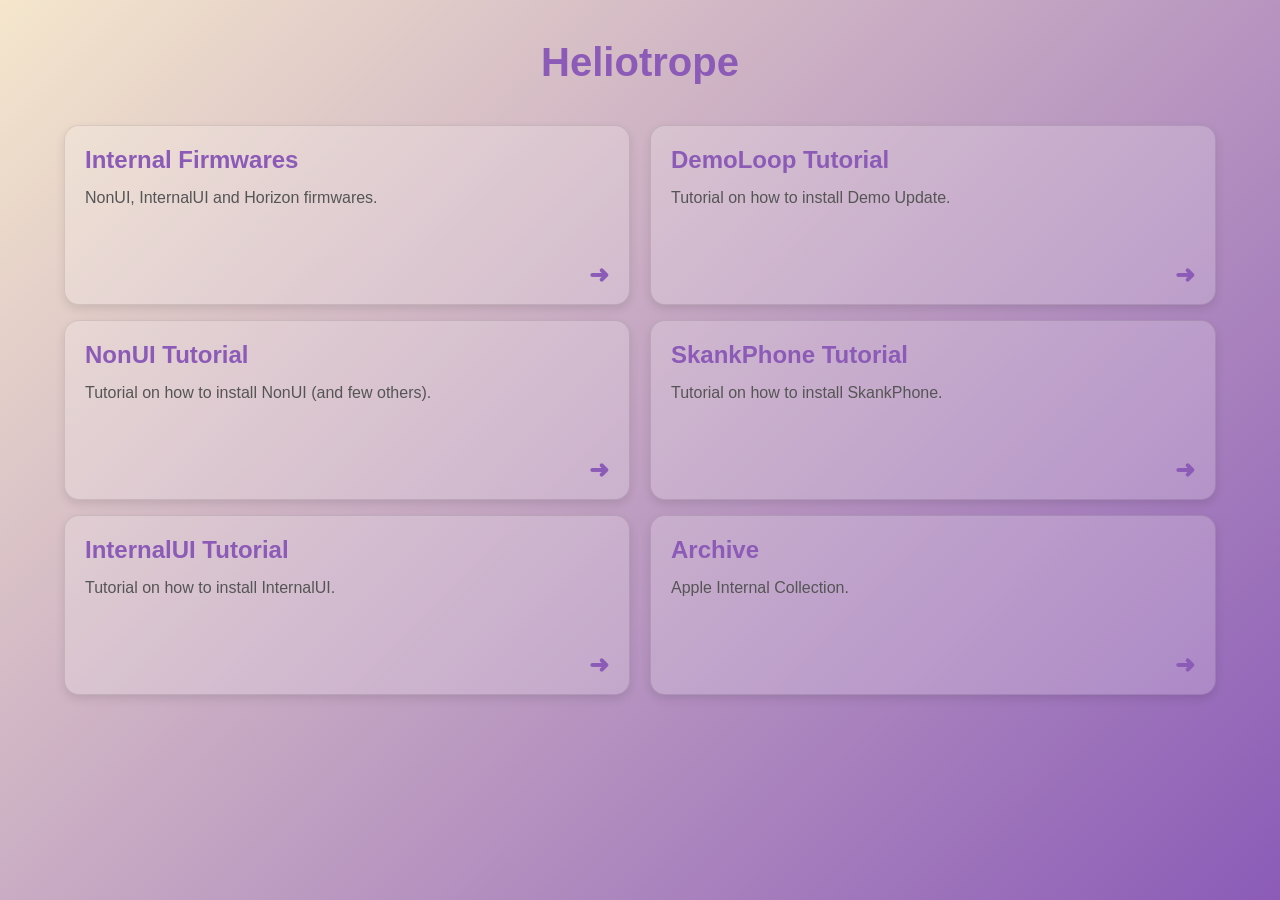
<file: index.html>
<!DOCTYPE html>
<html lang="en">
<head>
    <meta charset="UTF-8">
    <meta name="viewport" content="width=device-width, initial-scale=1.0">
    <title>Heliotrope</title>
    <link rel="icon" type="image/x-icon" href="Assets/favicon.ico">
    <link rel="apple-touch-icon" href="Assets/apple-touch-icon.png">
	<meta name="apple-mobile-web-app-capable" content="yes">
	<meta name="apple-mobile-web-app-status-bar-style" content="black-translucent">
	<meta name="apple-mobile-web-app-title" content="Heliotrope">
    <link rel="stylesheet" href="https://cdnjs.cloudflare.com/ajax/libs/font-awesome/6.0.0-beta3/css/all.min.css" integrity="sha512-Fo3rlrZj/k7ujTnHg4CGR2D7kSs0v4LLanw2qksYuRlEzO+tcaEPQogQ0KaoGN26/zrn20ImR1DfuLWnOo7aBA==" crossorigin="anonymous" referrerpolicy="no-referrer" />
    <link rel="stylesheet" href="styles.css">
</head>
<body>

<div class="container">
    <h1 class="fade-in">Heliotrope</h1>
    <div class="hstack fade-in">
        <div class="vstack">
            <a href="Views/InternalFirmwares.html" class="button">
                <div>
                    <div class="vstack">
                        Internal Firmwares
                        <span>NonUI, InternalUI and Horizon firmwares.</span>
                    </div>
                </div>
            </a>
            <a href="Views/NonUI.html" class="button">
                <div>
                    <div class="vstack">
                        NonUI Tutorial
                        <span>Tutorial on how to install NonUI (and few others).</span>
                    </div>
                </div>
            </a>
            <a href="Views/InternalUI.html" class="button">
                <div>
                    <div class="vstack">
                        InternalUI Tutorial
                        <span>Tutorial on how to install InternalUI.</span>
                    </div>
                </div>
            </a>
        </div>

        <div class="vstack">
            <a href="Views/DemoLoop.html" class="button">
                <div>
                    <div class="vstack">
                        DemoLoop Tutorial
                        <span>Tutorial on how to install Demo Update.</span>
                    </div>
                </div>
            </a>
            <a href="Views/SkankPhone.html" id="skankphone-tutorial-button" class="button">
                <div>
                    <div class="vstack">
                        SkankPhone Tutorial
                        <span>Tutorial on how to install SkankPhone.</span>
                    </div>
                </div>
            </a>
            <a href="Views/Archive.html" class="button">
                <div>
                    <div class="vstack">
                        Archive
                        <span>Apple Internal Collection.</span>
                    </div>
                </div>
            </a>
        </div>
    </div>
</div>

    <script src="script.js"></script>
</body>
</html>
</file>
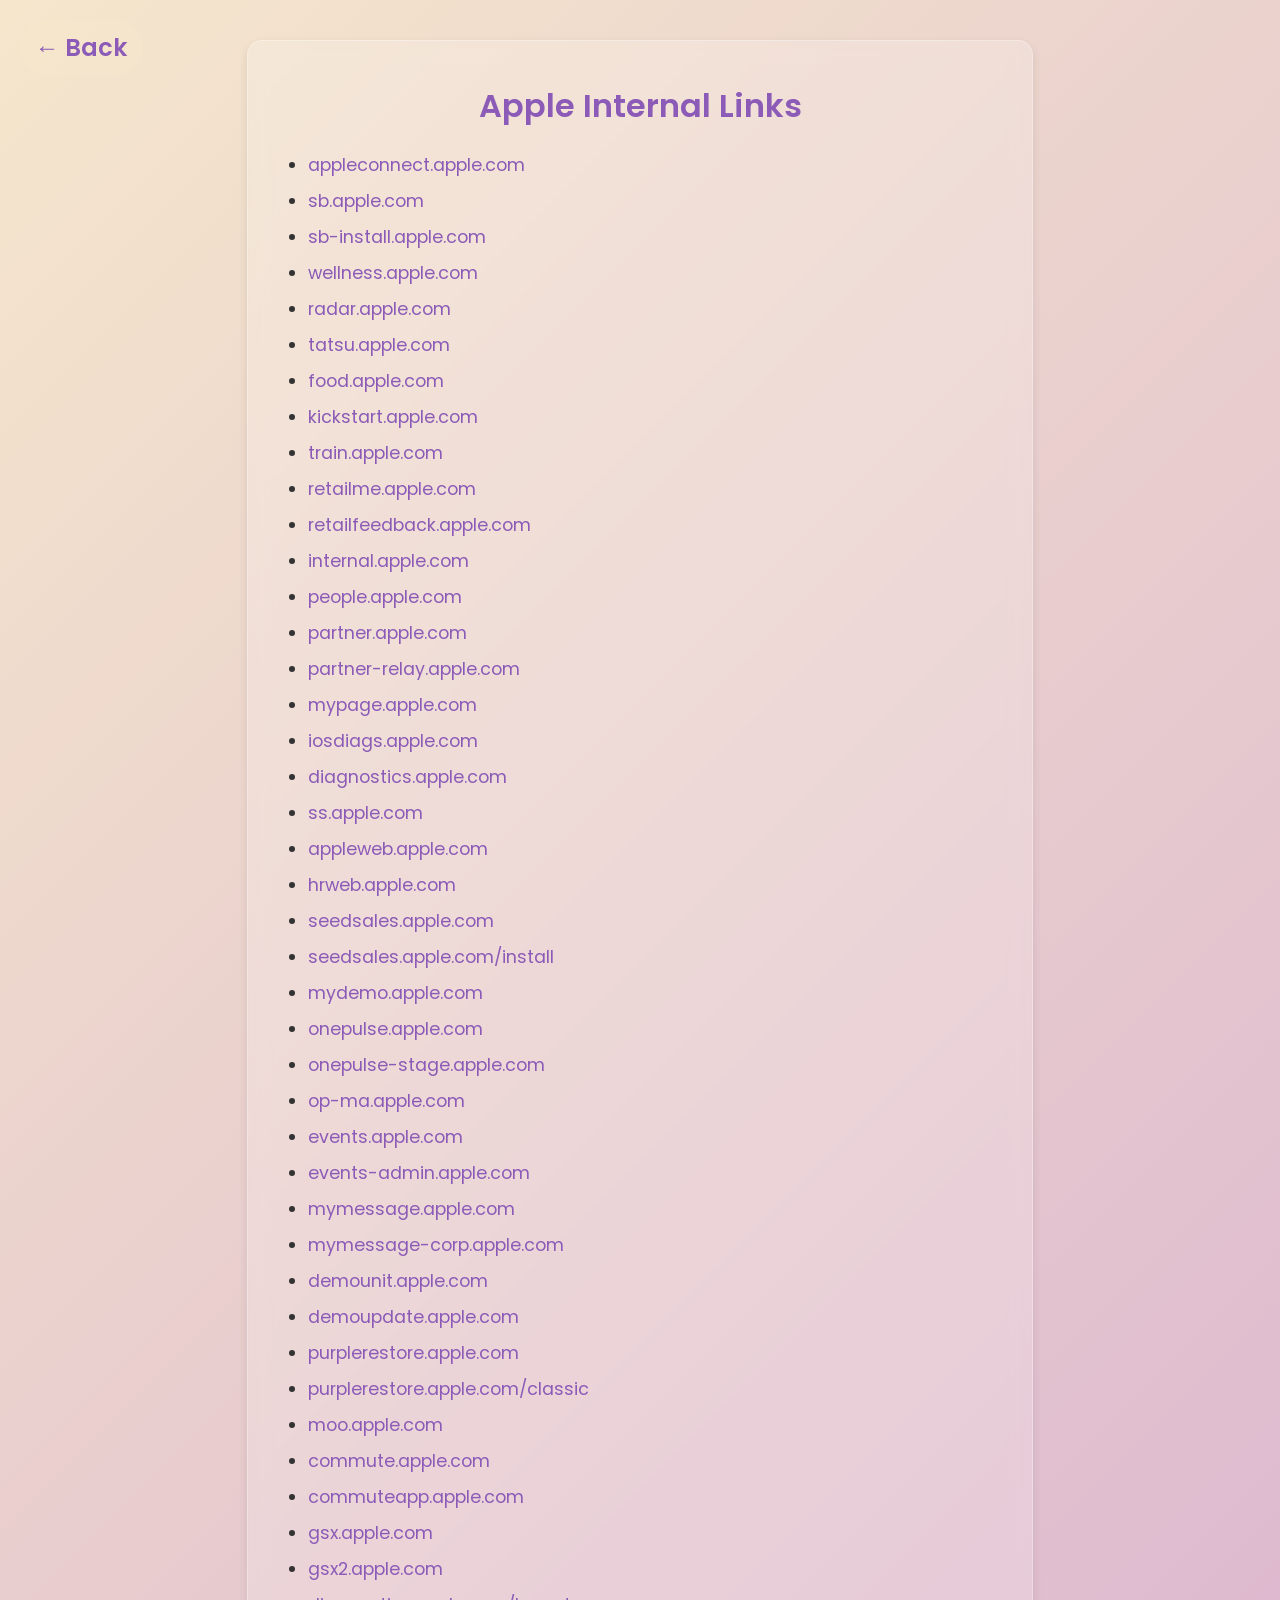
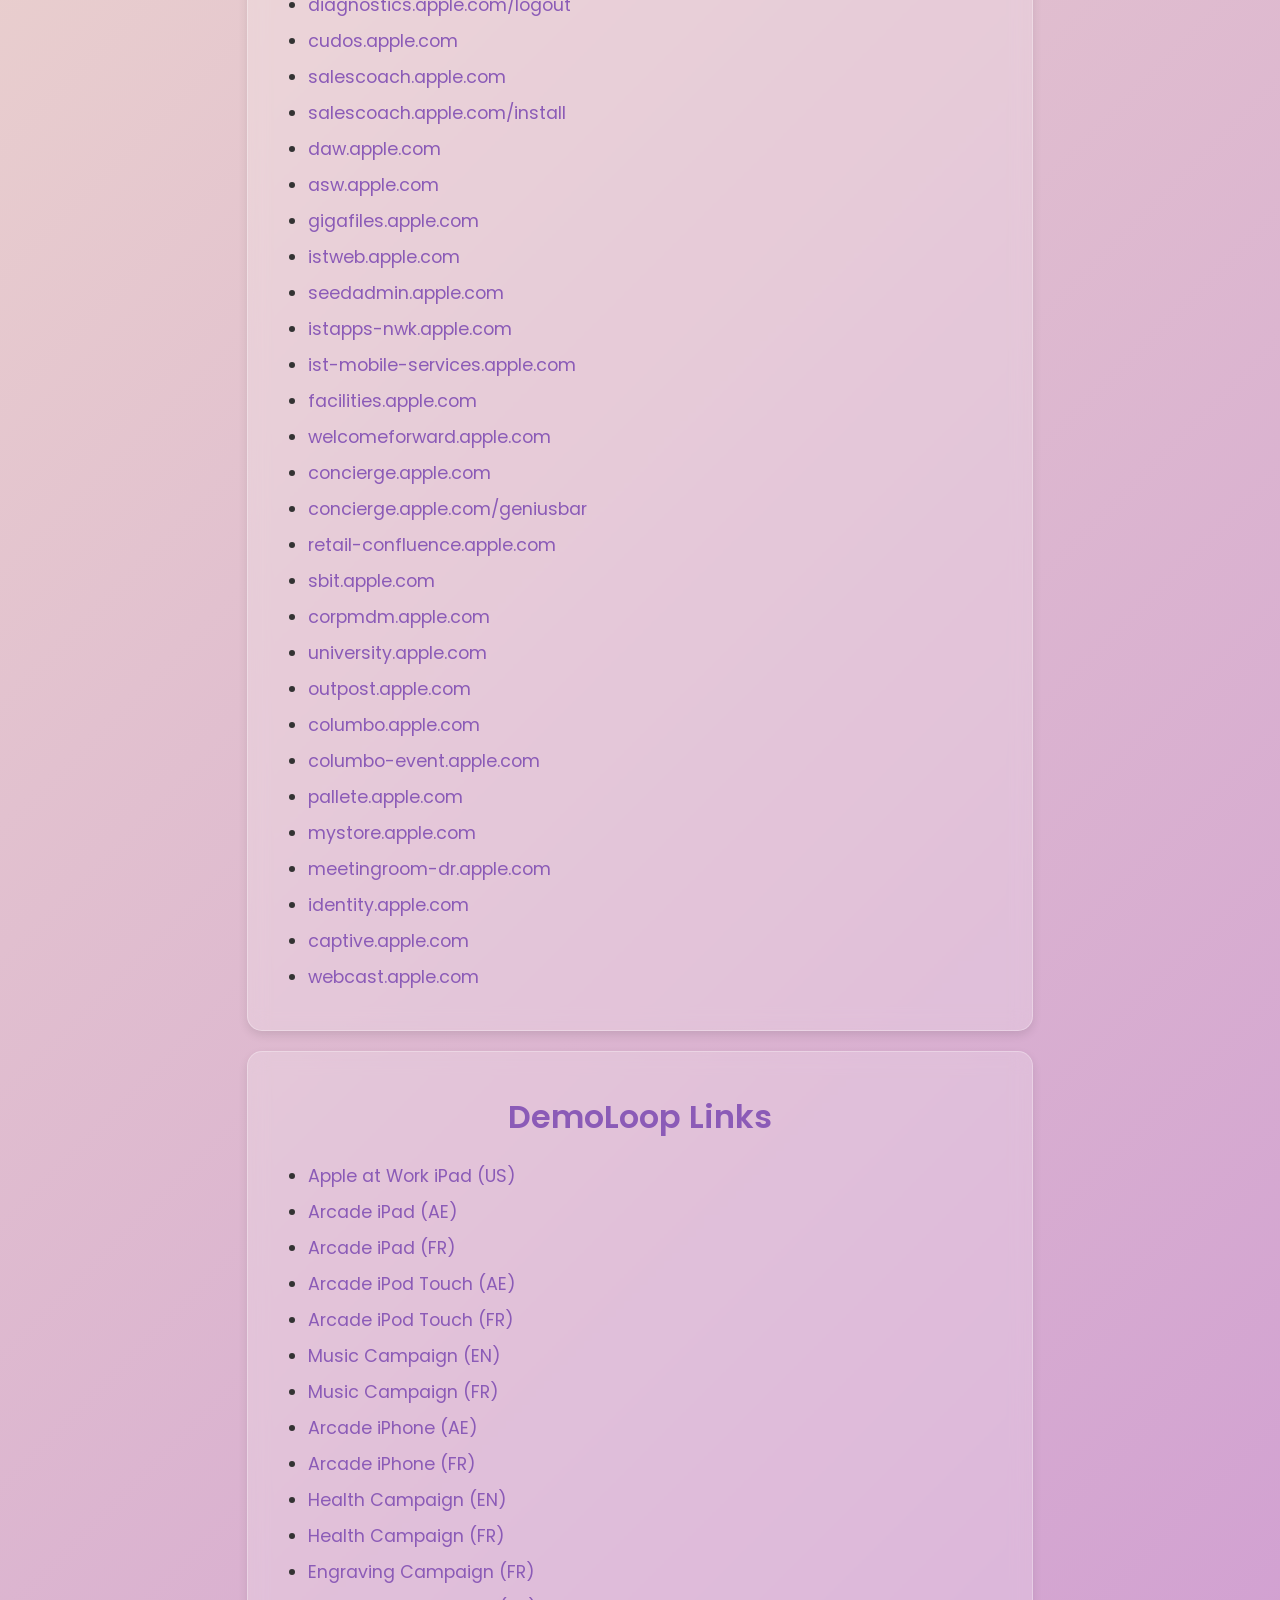
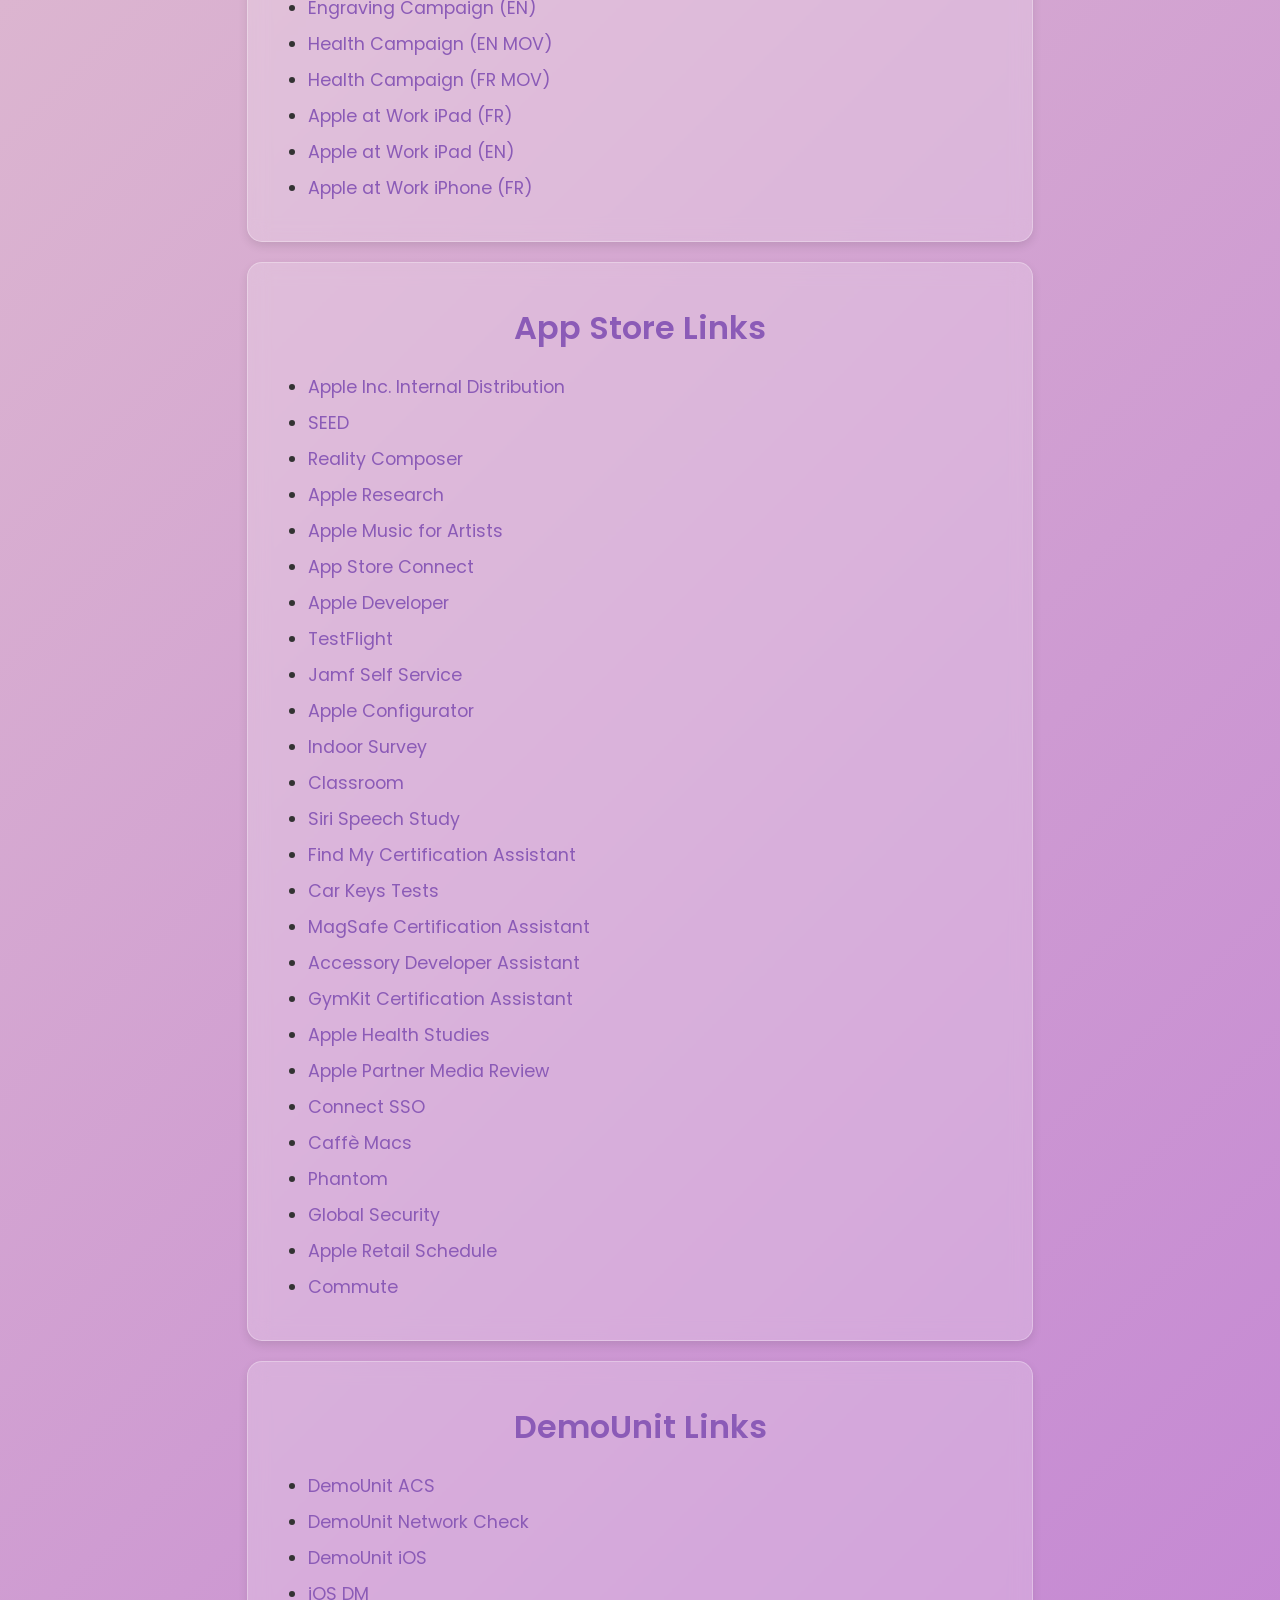
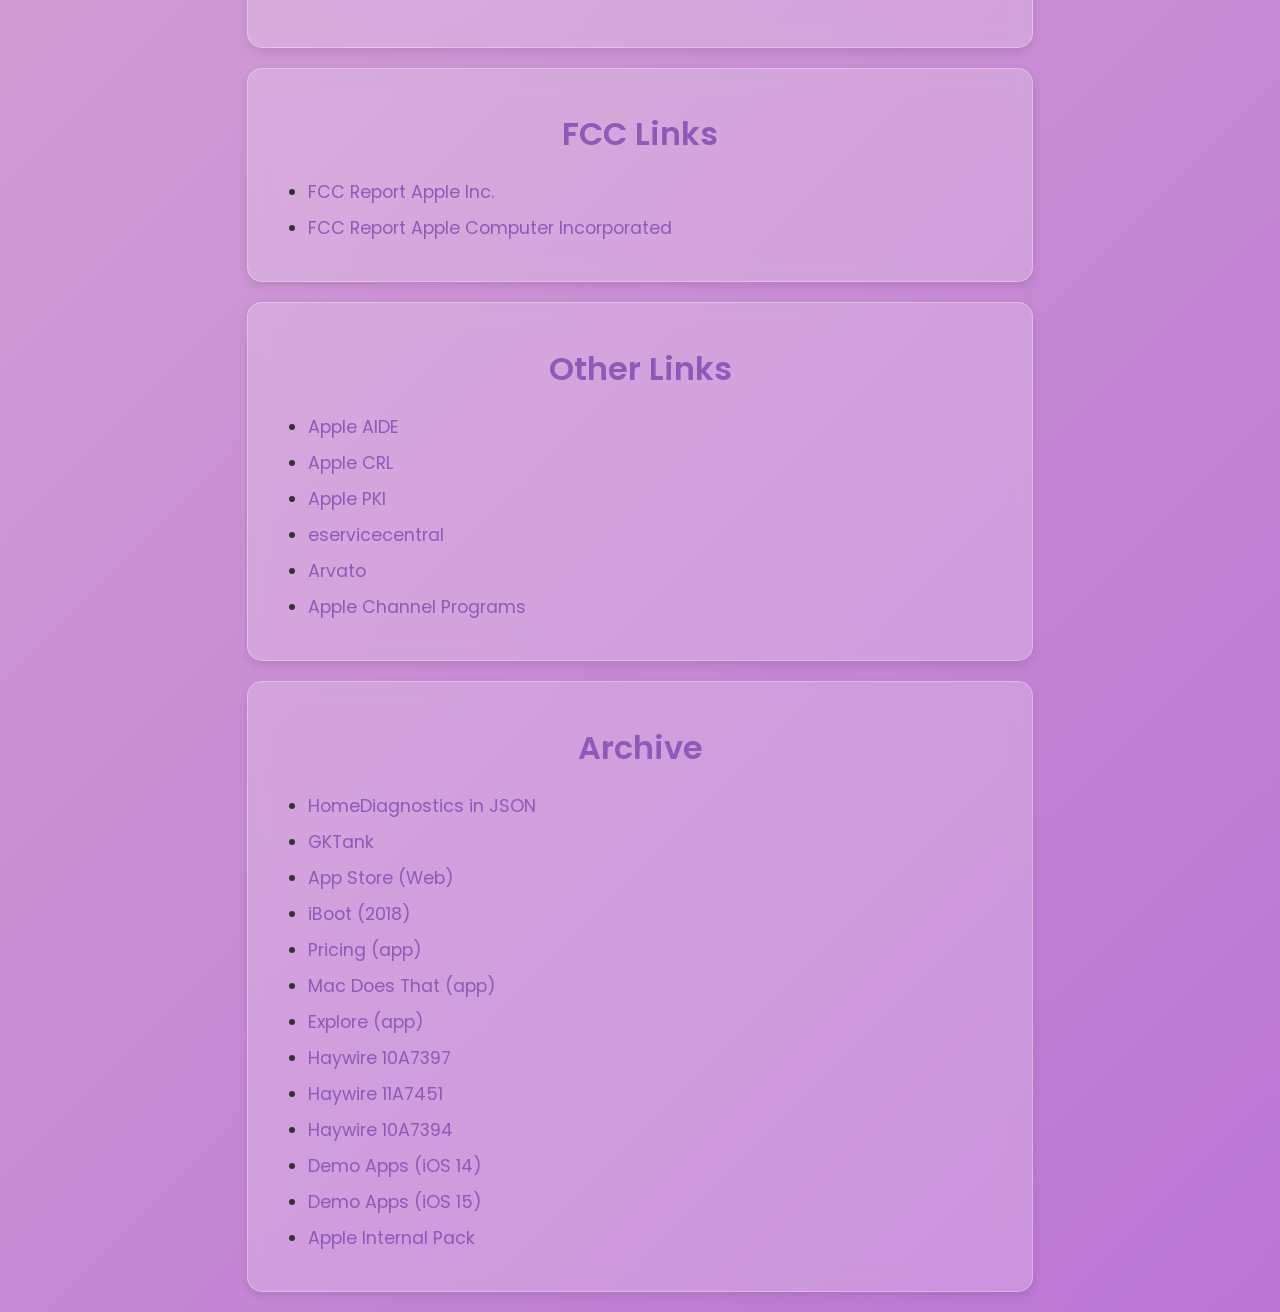
<file: Views/Archive.html>
<!DOCTYPE html>
<html lang="en">
<head>
    <meta charset="UTF-8">
    <meta name="viewport" content="width=device-width, initial-scale=1.0">
    <title>iArchive 2 | Other</title>
    
    <link href="https://fonts.googleapis.com/css2?family=Poppins:wght@300;400;600&display=swap" rel="stylesheet">
    <link rel="icon" href="favicon.ico" type="image/x-icon">

    <style>
        body {
            font-family: 'Poppins', sans-serif;
            margin: 0;
            padding: 0;
            overflow-y: auto;
        }

        .links-body {
            min-height: 100vh;
            display: flex;
            justify-content: flex-start;
            align-items: center;
            background: linear-gradient(135deg, #f5e6cc, #bb75d5);
            flex-direction: column;
            padding: 20px;
            box-sizing: border-box;
        }

        .links-content {
            text-align: left;
            background: rgba(255, 255, 255, 0.2);
            padding: 20px;
            border-radius: 15px;
            box-shadow: 0 4px 10px rgba(0, 0, 0, 0.1);
            margin-top: 20px;
            backdrop-filter: blur(10px);
            border: 1px solid rgba(255, 255, 255, 0.3);
            width: 60%;
            opacity: 0;
            transform: translateY(20px);
            animation: fadeInUp 1.5s ease forwards;
        }

        @keyframes fadeInUp {
            0% {
                opacity: 0;
                transform: translateY(20px);
            }
            100% {
                opacity: 1;
                transform: translateY(0);
            }
        }

        .links-content h1 {
            color: #8b5bb7;
            text-align: center;
            font-weight: 600;
        }

        .links-list {
            margin: 20px 0;
            color: #333;
            font-size: 1.1rem;
            font-weight: 300;
        }

        .links-list a {
            color: #8b5bb7;
            text-decoration: none;
            font-weight: 400;
        }
		
		.links-black a {
            color: #383838;
            text-decoration: none;
            font-weight: 400;
        }

        .links-list a:hover {
            text-decoration: underline;
        }

        .links-list li {
            margin-bottom: 10px;
        }

        .back-arrow {
            position: absolute;
            top: 20px;
            left: 20px;
            font-size: 24px;
            color: #8b5bb7;
            text-decoration: none;
            font-weight: 600;
            background-color: rgba(245, 230, 204, 0.8);
            padding: 10px 15px;
            border-radius: 50px;
            transition: background-color 0.3s ease, color 0.3s ease;
        }

        .back-arrow:hover {
            background-color: #8b5bb7;
            color: #f5e6cc;
        }
@media screen and (max-width: 480px) {
    .links-content {
        width: 90%;
        padding: 15px;
    }

    .links-content h1 {
        font-size: 1.2rem;
    }

    .links-list {
        font-size: 1rem;
    }

    .links-list li {
        margin-bottom: 8px;
        word-wrap: break-word;
    }

    .links-list a {
        font-size: 0.95rem;
    }

    .back-arrow {
        font-size: 18px;
        padding: 6px 10px;
        top: unset;
        left: unset;
        position: relative;
        margin-bottom: 10px;
    }
}

    </style>
</head>
<body class="links-body">

    <a href="../index.html" class="back-arrow">&larr; Back</a>

    <!-- Apple Internal Links Content -->
    <div class="links-content">
        <h1>Apple Internal Links</h1>
        <ul class="links-list">
            <li><a href="https://appleconnect.apple.com
" target="_blank">appleconnect.apple.com
</a></li>
            <li><a href="https://sb.apple.com" target="_blank">sb.apple.com</a></li>
            <li><a href="https://sb-install.apple.com" target="_blank">sb-install.apple.com</a></li>
            <li><a href="https://wellness.apple.com" target="_blank">wellness.apple.com</a></li>
            <li><a href="https://radar.apple.com
" target="_blank">radar.apple.com
</a></li>
            <li><a href="https://tatsu.apple.com
" target="_blank">tatsu.apple.com
</a></li>
            <li><a href="https://food.apple.com" target="_blank">food.apple.com</a></li>
            <li><a href="https://kickstart.apple.com" target="_blank">kickstart.apple.com</a></li>
            <li><a href="https://train.apple.com
" target="_blank">train.apple.com
</a></li>
            <li><a href="https://retailme.apple.com
" target="_blank">retailme.apple.com
</a></li>
            <li><a href="https://retailfeedback.apple.com" target="_blank">retailfeedback.apple.com</a></li>
            <li><a href="https://internal.apple.com" target="_blank">internal.apple.com</a></li>
            <li><a href="https://people.apple.compeople.apple.com" target="_blank">people.apple.com</a></li>
            <li><a href="https://partner.apple.com" target="_blank">partner.apple.com</a></li>
            <li><a href="https://partner-relay.apple.com" target="_blank">partner-relay.apple.com</a></li>
            <li><a href="https://mypage.apple.com
" target="_blank">mypage.apple.com
</a></li>
            <li><a href="https:/iosdiags.apple.com/" target="_blank">iosdiags.apple.com</a></li>
            <li><a href="https://diagnostics.apple.com" target="_blank">diagnostics.apple.com</a></li>
            <li><a href="https://ss.apple.com" target="_blank">ss.apple.com</a></li>
            <li><a href="https://appleweb.apple.com" target="_blank">appleweb.apple.com</a></li>
            <li><a href="https://hrweb.apple.com" target="_blank">hrweb.apple.com</a></li>
            <li><a href="https://seedsales.apple.com" target="_blank">seedsales.apple.com</a></li>
            <li><a href="https://seedsales.apple.com/install" target="_blank">seedsales.apple.com/install</a></li>
            <li><a href="https://mydemo.apple.com" target="_blank">mydemo.apple.com</a></li>
            <li><a href="https://onepulse.apple.com" target="_blank">onepulse.apple.com</a></li>
            <li><a href="https://onepulse-stage.apple.com" target="_blank">onepulse-stage.apple.com</a></li>
			<li><a href="https://op-ma.apple.com" target="_blank">op-ma.apple.com</a></li>
            <li><a href="https://events.apple.com" target="_blank">events.apple.com</a></li>
            <li><a href="https://events-admin.apple.com" target="_blank">events-admin.apple.com</a></li>
            <li><a href="https://mymessage.apple.com" target="_blank">mymessage.apple.com</a></li>
            <li><a href="https://mymessage-corp.apple.com" target="_blank">mymessage-corp.apple.com</a></li>
            <li><a href="https://demounit.apple.com" target="_blank">demounit.apple.com</a></li>
            <li><a href="https://demoupdate.apple.com
" target="_blank">demoupdate.apple.com
</a></li>
            <li><a href="https://purplerestore.apple.com" target="_blank">purplerestore.apple.com</a></li>
            <li><a href="https://purplerestore.apple.com/classic" target="_blank">purplerestore.apple.com/classic</a></li>
            <li><a href="https://moo.apple.com" target="_blank">moo.apple.com</a></li>
            <li><a href="https://commute.apple.com" target="_blank">commute.apple.com</a></li>
            <li><a href="https://commuteapp.apple.com" target="_blank">commuteapp.apple.com</a></li>
            <li><a href="https://gsx.apple.com" target="_blank">gsx.apple.com</a></li>
            <li><a href="https://gsx2.apple.com" target="_blank">gsx2.apple.com</a></li>
            <li><a href="https://diagnostics.apple.com/logout
" target="_blank">diagnostics.apple.com/logout
</a></li>
            <li><a href="https://cudos.apple.com" target="_blank">cudos.apple.com</a></li>
            <li><a href="https://salescoach.apple.com" target="_blank">salescoach.apple.com</a></li>
            <li><a href="https://salescoach.apple.com/install" target="_blank">salescoach.apple.com/install</a></li>
            <li><a href="https://daw.apple.com" target="_blank">daw.apple.com</a></li>
            <li><a href="https://asw.apple.com" target="_blank">asw.apple.com</a></li>
            <li><a href="https://gigafiles.apple.com" target="_blank">gigafiles.apple.com</a></li>
            <li><a href="https://istweb.apple.com" target="_blank">istweb.apple.com</a></li>
            <li><a href="https://seedadmin.apple.com" target="_blank">seedadmin.apple.com</a></li>
            <li><a href="https://istapps-nwk.apple.com" target="_blank">istapps-nwk.apple.com</a></li>
            <li><a href="https://ist-mobile-services.apple.com
" target="_blank">ist-mobile-services.apple.com
</a></li>
            <li><a href="https://facilities.apple.com" target="_blank">facilities.apple.com</a></li>
			<li><a href="https://welcomeforward.apple.com" target="_blank">welcomeforward.apple.com</a></li>
            <li><a href="https://concierge.apple.com" target="_blank">concierge.apple.com</a></li>
            <li><a href="https://concierge.apple.com/geniusbar" target="_blank">concierge.apple.com/geniusbar</a></li>
            <li><a href="https://retail-confluence.apple.com" target="_blank">retail-confluence.apple.com</a></li>
            <li><a href="https://sbit.apple.com" target="_blank">sbit.apple.com</a></li>
            <li><a href="https://corpmdm.apple.com
" target="_blank">corpmdm.apple.com
</a></li>
            <li><a href="https://university.apple.com" target="_blank">university.apple.com</a></li>
            <li><a href="https://outpost.apple.com" target="_blank">outpost.apple.com</a></li>
            <li><a href="https://columbo.apple.com" target="_blank">columbo.apple.com</a></li>
            <li><a href="https://columbo-event.apple.com" target="_blank">columbo-event.apple.com</a></li>
            <li><a href="https://pallete.apple.com" target="_blank">pallete.apple.com</a></li>
            <li><a href="https://mystore.apple.com" target="_blank">mystore.apple.com</a></li>
            <li><a href="https://meetingroom-dr.apple.com" target="_blank">meetingroom-dr.apple.com</a></li>
            <li><a href="https://identity.apple.com" target="_blank">identity.apple.com</a></li>
            <li><a href="https://captive.apple.com" target="_blank">captive.apple.com</a></li>
            <li><a href="https://webcast.apple.com" target="_blank">webcast.apple.com</a></li>
        </ul>
    </div>

    <!-- DemoLoop Links Content -->
    <div class="links-content">
        <h1>DemoLoop Links</h1>
        <ul class="links-list">
            <li><a href="https://demosystems-assets.cdn-apple.com/DLM-CE83B875-6029-4795-83C6-782F15776047-production/campaigns/22-apple-at-work-ipad/en_US-0-0-494.mov" target="_blank">Apple at Work iPad (US)</a></li>
            <li><a href="https://demosystems-assets.cdn-apple.com/DLM-CE83B875-6029-4795-83C6-782F15776047-production/campaigns/38-arcade-ipad/en_AE-0-0-544.mp4" target="_blank">Arcade iPad (AE)</a></li>
            <li><a href="https://demosystems-assets.cdn-apple.com/DLM-CE83B875-6029-4795-83C6-782F15776047-production/campaigns/38-arcade-ipad/fr_CA-0-0-548.mp4" target="_blank">Arcade iPad (FR)</a></li>
            <li><a href="https://demosystems-assets.cdn-apple.com/DLM-CE83B875-6029-4795-83C6-782F15776047-production/campaigns/39-arcade-ipod-touch/en_AE-0-0-561.mp4" target="_blank">Arcade iPod Touch (AE)</a></li>
            <li><a href="https://demosystems-assets.cdn-apple.com/DLM-CE83B875-6029-4795-83C6-782F15776047-production/campaigns/39-arcade-ipod-touch/fr_BE-0-0-564.mp4" target="_blank">Arcade iPod Touch (FR)</a></li>
            <li><a href="https://demosystems-assets.cdn-apple.com/DLM-CE83B875-6029-4795-83C6-782F15776047-production/campaigns/5-music/en_CA-0-0-280.mp4" target="_blank">Music Campaign (EN)</a></li>
            <li><a href="https://demosystems-assets.cdn-apple.com/DLM-CE83B875-6029-4795-83C6-782F15776047-production/campaigns/5-music/fr_CA-0-0-287.mp4" target="_blank">Music Campaign (FR)</a></li>
            <li><a href="https://demosystems-assets.cdn-apple.com/DLM-CE83B875-6029-4795-83C6-782F15776047-production/campaigns/21-arcade-iphone/en_AE-0-0-478.mp4" target="_blank">Arcade iPhone (AE)</a></li>
            <li><a href="https://demosystems-assets.cdn-apple.com/DLM-CE83B875-6029-4795-83C6-782F15776047-production/campaigns/21-arcade-iphone/fr_CA-0-0-482.mp4" target="_blank">Arcade iPhone (FR)</a></li>
            <li><a href="https://demosystems-assets.cdn-apple.com/DLM-CE83B875-6029-4795-83C6-782F15776047-production/campaigns/20-health/en_CA-0-0-453.mp4" target="_blank">Health Campaign (EN)</a></li>
            <li><a href="https://demosystems-assets.cdn-apple.com/DLM-CE83B875-6029-4795-83C6-782F15776047-production/campaigns/20-health/fr_CA-0-0-460.mp4" target="_blank">Health Campaign (FR)</a></li>
            <li><a href="https://demosystems-assets.cdn-apple.com/DLM-CE83B875-6029-4795-83C6-782F15776047-production/campaigns/46-engraving/fr_CA-0-0-825.mp4" target="_blank">Engraving Campaign (FR)</a></li>
            <li><a href="https://demosystems-assets.cdn-apple.com/DLM-CE83B875-6029-4795-83C6-782F15776047-production/campaigns/46-engraving/en_CA-0-0-821.mp4" target="_blank">Engraving Campaign (EN)</a></li>
            <li><a href="https://demosystems-assets.cdn-apple.com/DLM-CE83B875-6029-4795-83C6-782F15776047-production/campaigns/20-health/en_CA-0-0-840.mov" target="_blank">Health Campaign (EN MOV)</a></li>
            <li><a href="https://demosystems-assets.cdn-apple.com/DLM-CE83B875-6029-4795-83C6-782F15776047-production/campaigns/20-health/fr_CA-0-0-847.mov" target="_blank">Health Campaign (FR MOV)</a></li>
            <li><a href="http://demosystems-assets.cdn-apple.com/DLM-CE83B875-6029-4795-83C6-782F15776047-production/campaigns/22-apple-at-work-ipad/fr_CA-0-0-497.mov" target="_blank">Apple at Work iPad (FR)</a></li>
            <li><a href="http://demosystems-assets.cdn-apple.com/DLM-CE83B875-6029-4795-83C6-782F15776047-production/campaigns/22-apple-at-work-ipad/en_US-0-0-494.mov" target="_blank">Apple at Work iPad (EN)</a></li>
            <li><a href="https://demosystems-assets.cdn-apple.com/DLM-CE83B875-6029-4795-83C6-782F15776047-production/campaigns/23-apple-at-work-iphone/fr_CA-0-0-512.mov" target="_blank">Apple at Work iPhone (FR)</a></li>
        </ul>
    </div>

    <!-- App Store Links Content -->
    <div class="links-content">
        <h1>App Store Links</h1>
        <ul class="links-list">
		    <li><a href="https://apps.apple.com/us/developer/apple-inc-internal-distribution/" target="_blank">Apple Inc. Internal Distribution</a></li>
            <li><a href="https://apps.apple.com/us/app/seed/id6449049254" target="_blank">SEED</a></li>
            <li><a href="https://apps.apple.com/us/app/reality-composer/id1462358802" target="_blank">Reality Composer</a></li>
            <li><a href="https://apps.apple.com/us/app/apple-research/id1463884356" target="_blank">Apple Research</a></li>
            <li><a href="https://apps.apple.com/us/app/apple-music-for-artists/id1366467972" target="_blank">Apple Music for Artists</a></li>
            <li><a href="https://apps.apple.com/us/app/app-store-connect/id1234793120" target="_blank">App Store Connect</a></li>
            <li><a href="https://apps.apple.com/us/app/apple-developer/id640199958" target="_blank">Apple Developer</a></li>
            <li><a href="https://apps.apple.com/us/app/testflight/id899247664" target="_blank">TestFlight</a></li>
            <li><a href="https://apps.apple.com/us/app/jamf-self-service/id718509958" target="_blank">Jamf Self Service</a></li>
            <li><a href="https://apps.apple.com/us/app/apple-configurator/id1588794674" target="_blank">Apple Configurator</a></li>
            <li><a href="https://apps.apple.com/us/app/indoor-survey/id994269367" target="_blank">Indoor Survey</a></li>
            <li><a href="https://apps.apple.com/us/app/classroom/id1085319084" target="_blank">Classroom</a></li>
            <li><a href="https://apps.apple.com/us/app/siri-speech-study/id1564003829" target="_blank">Siri Speech Study</a></li>
            <li><a href="https://apps.apple.com/us/app/find-my-certification-asst/id1532296125" target="_blank">Find My Certification Assistant</a></li>
            <li><a href="https://apps.apple.com/us/app/car-keys-tests/id1635860023" target="_blank">Car Keys Tests</a></li>
            <li><a href="https://apps.apple.com/us/app/magsafe-certification-asst/id1533467908" target="_blank">MagSafe Certification Assistant</a></li>
            <li><a href="https://apps.apple.com/us/app/accessory-developer-assistant/id1635862694" target="_blank">Accessory Developer Assistant</a></li>
            <li><a href="https://apps.apple.com/de/app/gymkit-certification-assistant/id1537439501" target="_blank">GymKit Certification Assistant</a></li>
            <li><a href="https://apps.apple.com/us/app/apple-health-studies/id1666409057" target="_blank">Apple Health Studies</a></li>
            <li><a href="https://apps.apple.com/us/app/apple-partner-media-review/id1559618809" target="_blank">Apple Partner Media Review</a></li>
            <li><a href="https://apps.apple.com/us/app/connect-sso/id1666406319" target="_blank">Connect SSO</a></li>
            <li><a href="https://apps.apple.com/us/app/caff%C3%A8-macs/id1559091199" target="_blank">Caffè Macs</a></li>
            <li><a href="https://apps.apple.com/us/app/phantom/id1513953899" target="_blank">Phantom</a></li>
            <li><a href="https://apps.apple.com/us/app/global-security/id1515539328" target="_blank">Global Security</a></li>
            <li><a href="https://apps.apple.com/us/app/apple-retail-schedule/id1451534789" target="_blank">Apple Retail Schedule</a></li>
            <li><a href="https://apps.apple.com/us/app/commute/id1506257776" target="_blank">Commute</a></li>
        </ul>
    </div>

    <!-- DemoUnit Links Content -->
    <div class="links-content">
        <h1>DemoUnit Links</h1>
        <ul class="links-list">
            <li><a href="https://demounit.apple.com/views/com.apple.ist.acs/download" target="_blank">DemoUnit ACS</a></li>
            <li><a href="https://demounit.apple.com/views/com.apple.ist.networkcheck/download" target="_blank">DemoUnit Network Check</a></li>
            <li><a href="https://demounit.apple.com/views/com.apple.ist.DemoUnit-iOS/download" target="_blank">DemoUnit iOS</a></li>
			<li><a href="https://demounit.apple.com/views/com.axinoe.iosdm.Installer/download" target="_blank">iOS DM</a></li>
        </ul>
    </div>
	    <!-- FCC REPORT Content -->
    <div class="links-content">
        <h1>FCC Links</h1>
        <ul class="links-list">
            <li><a href="https://fcc.report/company/Apple-Inc" target="_blank">FCC Report Apple Inc.</a></li>
            <li><a href="https://fcc.report/company/Apple-computer-Incorporated" target="_blank">FCC Report Apple Computer Incorporated</a></li>
        </ul>
    </div>
	
		    <!-- Other Links -->
    <div class="links-content">
        <h1>Other Links</h1>
        <ul class="links-list">
            <li><a href="http://diagnostics.apple.com/static/projects/aide/pages/main/index.html" target="_blank">Apple AIDE</a></li>
			<li><a href="http://crl.apple.com/" target="_blank">Apple CRL</a></li>
			<li><a href="https://www.apple.com/certificateauthority/" target="_blank">Apple PKI</a></li>
			<li><a href="https://eservicecentral.apple.com/" target="_blank">eservicecentral</a></li>
			<li><a href="https://channel.arvato.com/" target="_blank">Arvato</a></li>
			<li><a href="https://www.apple.com/lae/aar/" target="_blank">Apple Channel Programs</a></li>
        </ul>
    </div>
	
	<!-- Develoment files / firmwares -->
    <div class="links-content">
        <h1>Archive</h1>
        <ul class="links-list">
            <li><a href="Collection/hd.json" target="_blank">HomeDiagnostics in JSON</a></li>
			<li><a href="Collection/GKTank.zip" target="_blank">GKTank</a></li>
			<li><a href="Collection/AppStore.zip" target="_blank">App Store (Web)</a></li>
			<li><a href="Collection/iBoot.zip" target="_blank">iBoot (2018)</a></li>
			<li><a href="Collection/Pricing.zip" target="_blank">Pricing (app)</a></li>
			<li><a href="https://archive.org/details/mac-does-that_202506" target="_blank">Mac Does That (app)</a></li>
			<li><a href="Collection/Explore.zip" target="_blank">Explore (app)</a></li>
			<li><a href="Collection/10a7397.zip" target="_blank">Haywire 10A7397</a></li>
			<li><a href="Collection/11a7451.zip" target="_blank">Haywire 11A7451</a></li>
			<li><a href="Collection/10a7394.zip" target="_blank">Haywire 10A7394</a></li>
			<li><a href="https://archive.org/details/ios14-demoapps" target="_blank">Demo Apps (iOS 14)</a></li>
			<li><a href="https://archive.org/details/ios15-demoapps" target="_blank">Demo Apps (iOS 15)</a></li>
			<li><a href="https://drive.google.com/file/d/1Bq8XlJack7nE5FdQeujxJAgsdBqixJ_-/view?usp=sharing" target="_blank">Apple Internal Pack</a></li>
        </ul>
    </div>

</body>
</html>

</body>
</html>
</file>
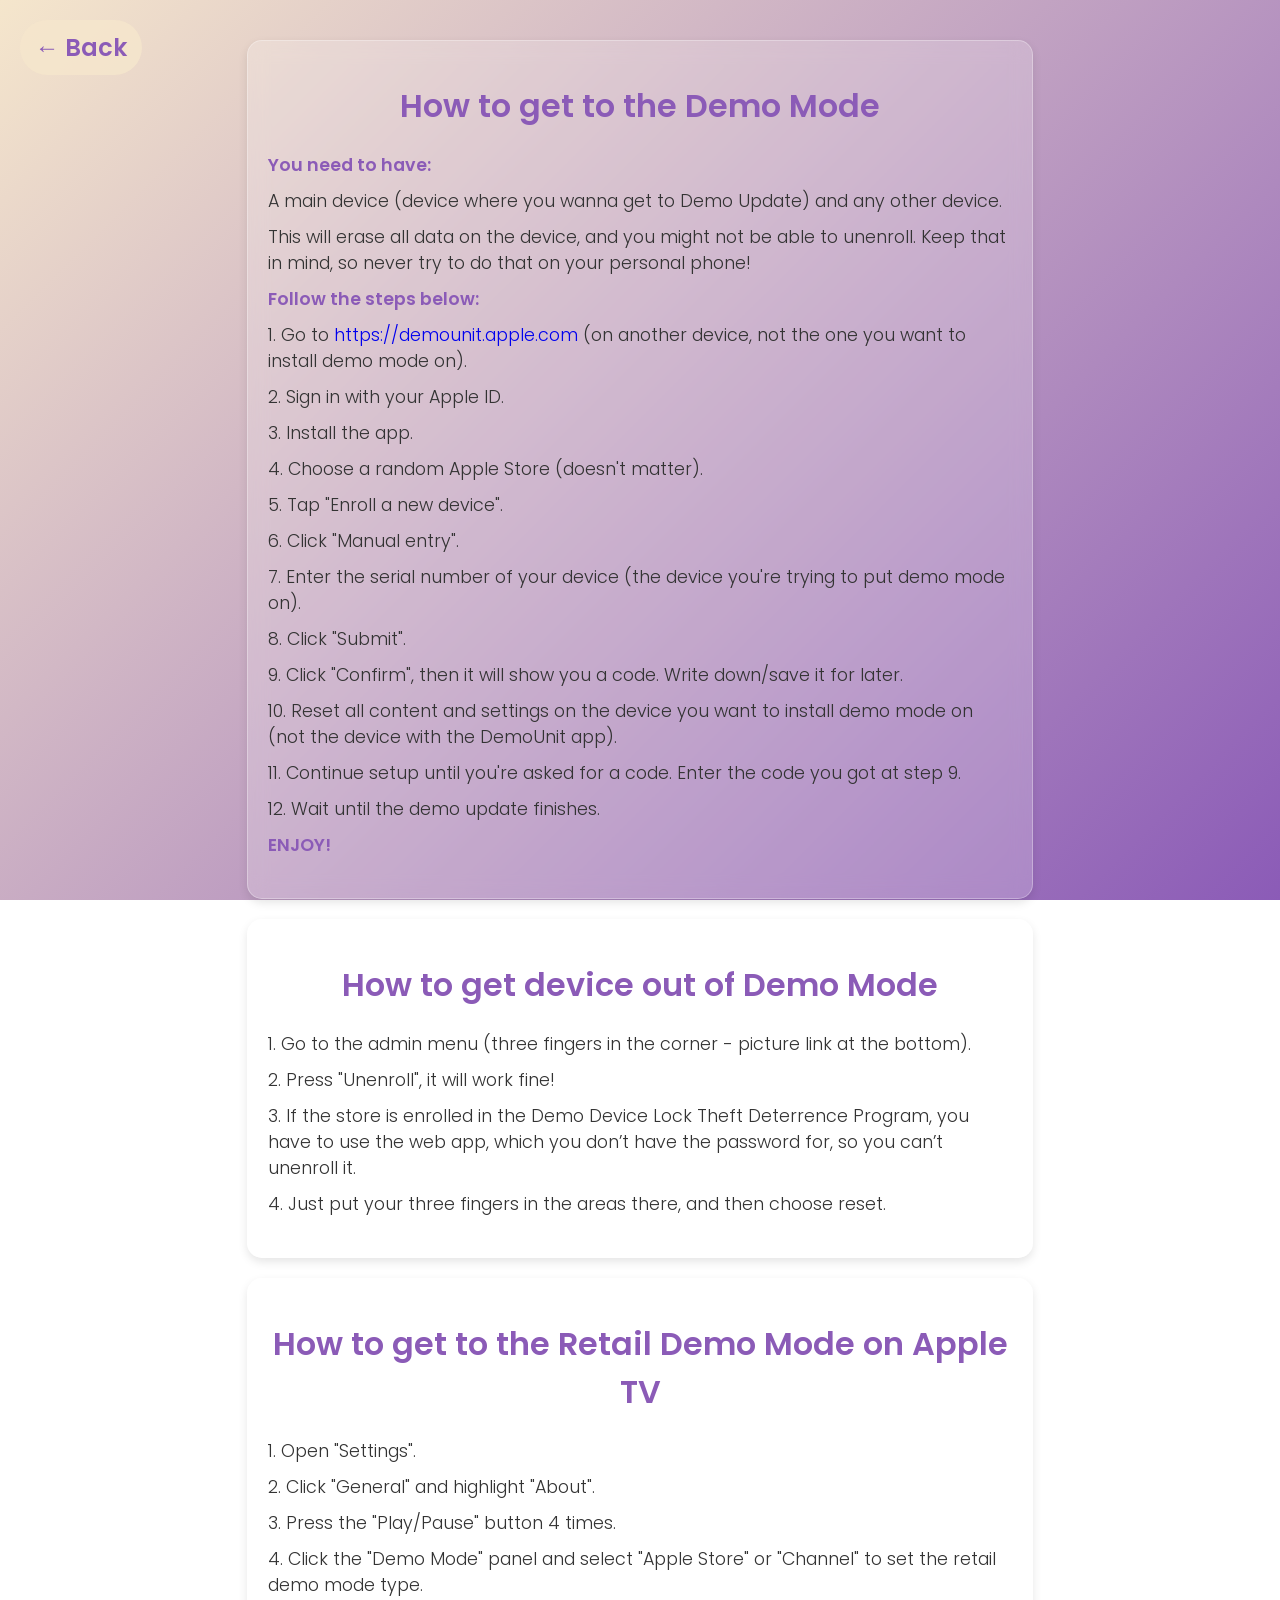
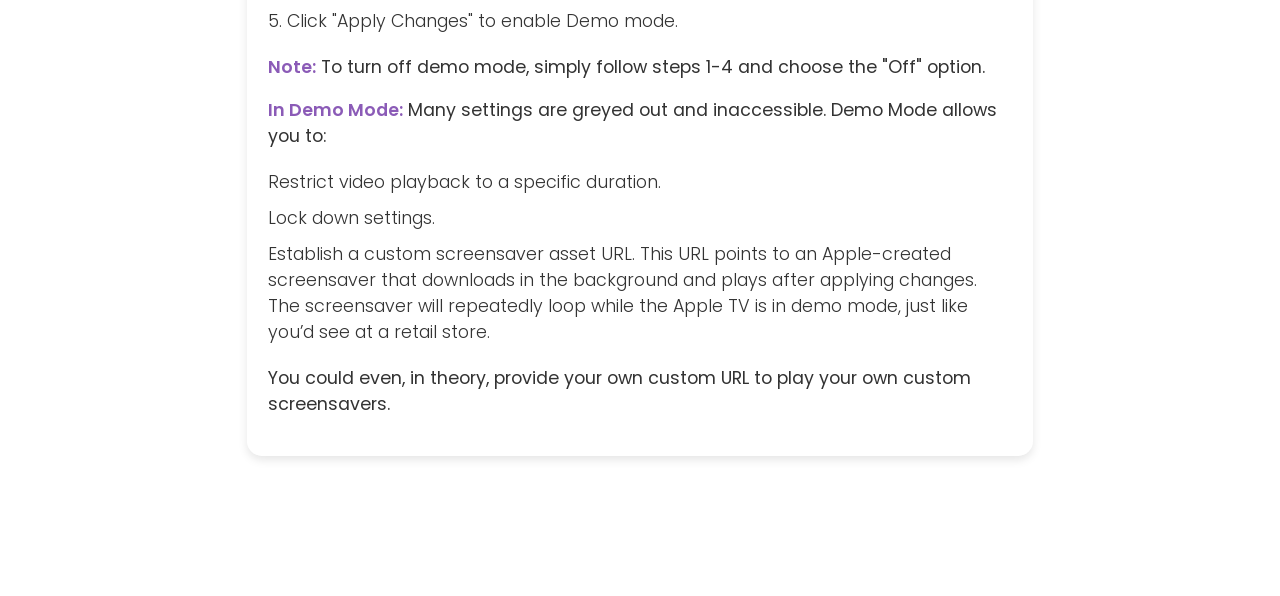
<file: Views/DemoLoop.html>
<!DOCTYPE html>
<html lang="en">
<head>
    <meta charset="UTF-8">
    <meta name="viewport" content="width=device-width, initial-scale=1.0">
    <title>Demo Update</title>
    <link href="https://fonts.googleapis.com/css2?family=Poppins:wght@300;400;600&display=swap" rel="stylesheet">
    <link rel="icon" href="favicon.ico" type="image/x-icon">
    <style>
html {
    overflow-y: auto !important;
    min-height: 100vh;
    min-height: 100dvh;
    height: auto !important;
    background: linear-gradient(135deg, #f5e6cc, #8b5bb7) fixed !important;
}

body {
    font-family: 'Poppins', sans-serif;
    min-height: 100vh;
    min-height: 100dvh;
    height: auto !important;
    display: flex;
    justify-content: flex-start;
    align-items: center;
    flex-direction: column;
    padding: 20px 20px 140px 20px !important;
    box-sizing: border-box;
    overflow-x: hidden;
    -webkit-overflow-scrolling: touch;
    position: relative; 
    background: transparent !important;
    margin: 0;
}

.back-arrow {
    position: absolute;
    top: 20px;
    left: 20px;
    font-size: 24px;
    color: #8b5bb7;
    text-decoration: none;
    font-weight: 600;
    background-color: rgba(245, 230, 204, 0.8);
    padding: 10px 15px;
    border-radius: 50px;
    transition: background-color 0.3s ease, color 0.3s ease;
    z-index: 9999;
}

.back-arrow:hover {
    background-color: #8b5bb7;
    color: #f5e6cc;
}

.content-box {
    background: rgba(255, 255, 255, 0.2) !important;
    padding: 20px;
    border-radius: 15px;
    box-shadow: 0 4px 10px rgba(0, 0, 0, 0.1);
    margin-top: 20px;
    backdrop-filter: blur(10px) !important;
    -webkit-backdrop-filter: blur(10px) !important;
    border: 1px solid rgba(255, 255, 255, 0.3);
    width: 60%;
    opacity: 0;
    animation: fadeInUp 0.8s cubic-bezier(0.25, 1, 0.5, 1) forwards;
    display: block !important;
    overflow: visible !important;
    position: relative !important;
    -webkit-transform: translate3d(0,0,0) !important;
    transform: translate3d(0,0,0) !important;
    will-change: auto !important;
}

@keyframes fadeInUp {
    0% { opacity: 0; transform: translateY(10px) translateZ(0); }
    100% { opacity: 1; transform: translateY(0) translateZ(0); }
}

h1 {
    text-align: center;
    color: #8b5bb7;
    font-weight: 600;
}

p {
    color: #333;
    font-size: 1.1rem;
    font-weight: 400; 
}

ol, ol.guide-list, ul {
    list-style-type: none !important;
    padding-left: 0 !important;
    margin: 20px 0;
}

li {
    margin-bottom: 10px;
    color: #333;
    font-size: 1.1rem;
    font-weight: 300;
}

strong {
    font-weight: 600;
    color: #8b5bb7;
}

.link {
    text-decoration: none;
    font-weight: inherit;
}

.link:hover {
    text-decoration: underline;
}

.warning {
    color: #ff5f56 !important;
    background: rgba(255, 95, 86, 0.08) !important;
    border-left: 4px solid #ff5f56 !important;
    padding: 12px 16px !important;
    border-radius: 8px;
    margin: 20px 0 !important;
    font-size: 1rem;
    font-weight: 400;
    line-height: 1.5;
}

.warning strong {
    color: #ff5f56 !important;
    font-weight: 600 !important;
}

@media screen and (max-width: 1024px) {
    body {
        padding: 20px 10px 140px 10px !important; 
    }
    .content-box {
        width: 90% !important;
        padding: 15px;
        margin-top: 20px !important;
    }
    ol, ol.guide-list, ul, p, li {
        font-size: 0.95rem;
    }
    h1 {
        font-size: 1.3rem;
    }
}

@media screen and (max-width: 1024px) and (orientation: portrait) {
    .back-arrow {
        position: static !important;
        align-self: center !important;
        margin-bottom: 20px !important;
        font-size: 18px !important;
        padding: 8px 20px !important;
    }
    .content-box {
        margin-top: 20px !important;
    }
}

@media screen and (max-width: 1024px) and (orientation: landscape) {
    .back-arrow {
        position: absolute !important;
        top: 20px !important;
        left: 20px !important;
        font-size: 24px !important;
        padding: 10px 15px !important;
    }
    .content-box {
        margin-top: 80px !important;
        margin-bottom: 40px !important;
    }
}
    </style>
</head>
<body>
    <a href="index.html" class="back-arrow">&larr; Back</a>
    
    <div class="content-box">
        <h1>How to get to the Demo Mode</h1>
        <ol>
			<li><strong>You need to have:</strong></li>
            <li>A main device (device where you wanna get to Demo Update) and any other device.</li>	
            <li>This will erase all data on the device, and you might not be able to unenroll. Keep that in mind, so never try to do that on your personal phone!</li>
            <li><strong>Follow the steps below:</strong></li>
            <li>1. Go to <a href="DemoUnit" class="link" target="_blank">https://demounit.apple.com</a> (on another device, not the one you want to install demo mode on).</li>
            <li>2. Sign in with your Apple ID.</li>
            <li>3. Install the app.</li>
            <li>4. Choose a random Apple Store (doesn't matter).</li>
            <li>5. Tap "Enroll a new device".</li>
            <li>6. Click "Manual entry".</li>
            <li>7. Enter the serial number of your device (the device you're trying to put demo mode on).</li>
            <li>8. Click "Submit".</li>
            <li>9. Click "Confirm", then it will show you a code. Write down/save it for later.</li>
            <li>10. Reset all content and settings on the device you want to install demo mode on (not the device with the DemoUnit app).</li>
            <li>11. Continue setup until you're asked for a code. Enter the code you got at step 9.</li>
            <li>12. Wait until the demo update finishes.</li>
            <li><strong>ENJOY!</strong></li>
        </ol>
    </div>

    <div class="content-box">
        <h1>How to get device out of Demo Mode</h1>
        <ol>
            <li>1. Go to the admin menu (three fingers in the corner - picture link at the bottom).</li>
            <li>2. Press "Unenroll", it will work fine!</li>
            <li>3. If the store is enrolled in the Demo Device Lock Theft Deterrence Program, you have to use the web app, which you don’t have the password for, so you can’t unenroll it.</li>
            <li>4. Just put your three fingers in the areas there, and then choose reset.</li>
        </ol>
    </div>

    <div class="content-box">
        <h1>How to get to the Retail Demo Mode on Apple TV</h1>
        <ol>
            <li>1. Open "Settings".</li>
            <li>2. Click "General" and highlight "About".</li>
            <li>3. Press the "Play/Pause" button 4 times.</li>
            <li>4. Click the "Demo Mode" panel and select "Apple Store" or "Channel" to set the retail demo mode type.</li>
            <li>5. Click "Apply Changes" to enable Demo mode.</li>
        </ol>
        <p><strong>Note:</strong> To turn off demo mode, simply follow steps 1-4 and choose the "Off" option.</p>
        <p><strong>In Demo Mode:</strong> Many settings are greyed out and inaccessible. Demo Mode allows you to:</p>
        <ul>
            <li>Restrict video playback to a specific duration.</li>
            <li>Lock down settings.</li>
            <li>Establish a custom screensaver asset URL. This URL points to an Apple-created screensaver that downloads in the background and plays after applying changes. The screensaver will repeatedly loop while the Apple TV is in demo mode, just like you’d see at a retail store.</li>
        </ul>
        <p>You could even, in theory, provide your own custom URL to play your own custom screensavers.</p>
    </div>
</body>
</html>
</file>
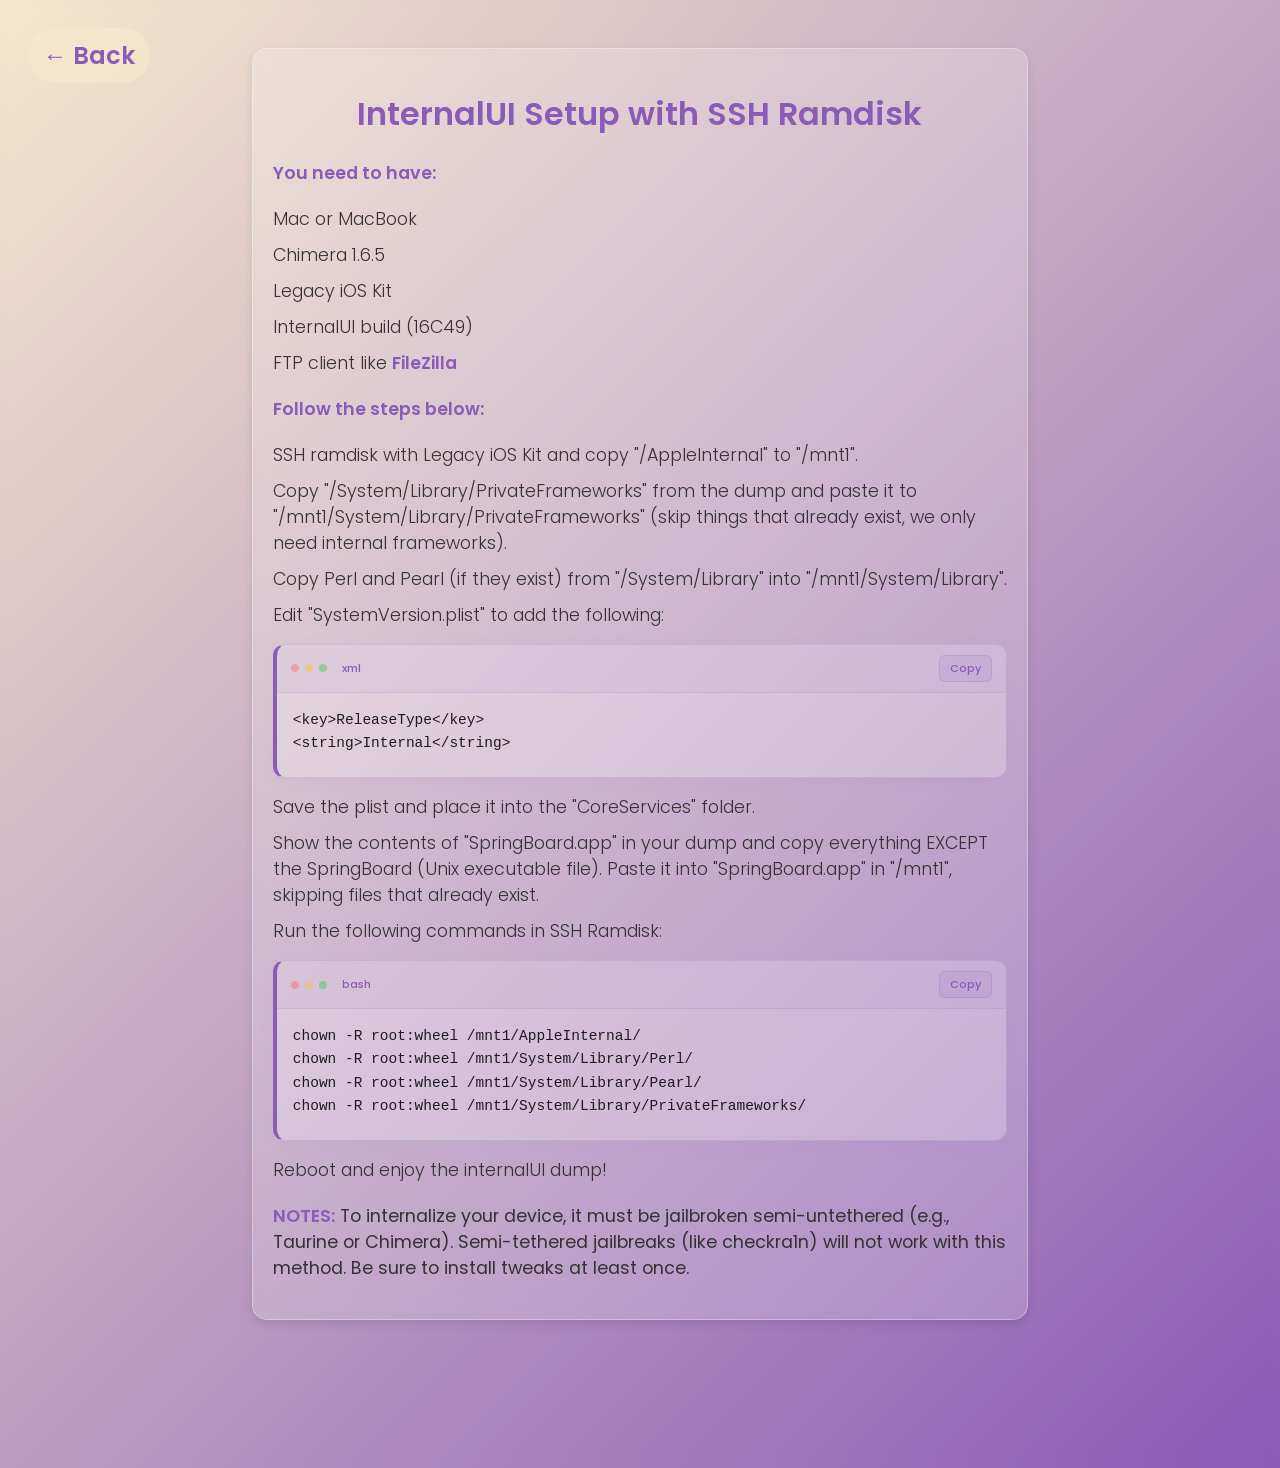
<file: Views/InternalUI.html>
<!DOCTYPE html>
<html lang="en">
<head>
    <meta charset="UTF-8">
    <meta name="viewport" content="width=device-width, initial-scale=1.0">
    <title>iArchive 2 | InternalUI Tutorial</title>
    <link href="https://fonts.googleapis.com/css2?family=Poppins:wght@300;400;600&display=swap" rel="stylesheet">
    <link rel="icon" href="favicon.ico" type="image/x-icon">
    <style>
html {
    overflow-y: auto !important;
    min-height: 100vh;
    min-height: 100dvh;
    height: auto !important;
    background: linear-gradient(135deg, #f5e6cc, #8b5bb7) !important;
}

body {
    font-family: 'Poppins', sans-serif;
    min-height: 100vh;
    min-height: 100dvh;
    height: auto !important;
    display: flex;
    justify-content: flex-start;
    align-items: center;
    flex-direction: column;
    padding: 20px 20px 140px 20px !important;
    box-sizing: border-box;
    overflow-x: hidden;
    -webkit-overflow-scrolling: touch;
    position: relative; 
    background: transparent !important;
}

body::before {
    content: "";
    position: absolute !important;
    top: 0 !important;
    left: 0 !important;
    width: 100% !important;
    height: 100% !important;
    background: linear-gradient(135deg, #f5e6cc, #8b5bb7) !important;
    z-index: -1 !important; 
    pointer-events: none !important; 
}

.back-arrow {
    position: absolute;
    top: 20px;
    left: 20px;
    font-size: 24px;
    color: #8b5bb7;
    text-decoration: none;
    font-weight: 600;
    background-color: rgba(245, 230, 204, 0.8);
    padding: 10px 15px;
    border-radius: 50px;
    transition: background-color 0.3s ease, color 0.3s ease;
    z-index: 9999;
}

.back-arrow:hover {
    background-color: #8b5bb7;
    color: #f5e6cc;
}

.content-box {
    background: rgba(255, 255, 255, 0.2) !important;
    padding: 20px;
    border-radius: 15px;
    box-shadow: 0 4px 10px rgba(0, 0, 0, 0.1);
    margin-top: 20px;
    backdrop-filter: blur(10px) !important;
    -webkit-backdrop-filter: blur(10px) !important;
    border: 1px solid rgba(255, 255, 255, 0.3);
    width: 60%;
    opacity: 0;
    animation: fadeInUp 0.8s cubic-bezier(0.25, 1, 0.5, 1) forwards;
    display: block !important;
    overflow: visible !important;
    position: relative !important;
    
    -webkit-transform: translate3d(0,0,0) !important;
    transform: translate3d(0,0,0) !important;
    will-change: auto !important;
}

@keyframes fadeInUp {
    0% { opacity: 0; transform: translateY(10px) translateZ(0); }
    100% { opacity: 1; transform: translateY(0) translateZ(0); }
}

h1 {
    text-align: center;
    color: #8b5bb7;
    font-weight: 600;
}

p {
    color: #333;
    font-size: 1.1rem;
    font-weight: 400; 
}

ol, ol.guide-list, ul {
    list-style-type: none !important;
    padding-left: 0 !important;
    margin: 20px 0;
}

li {
    margin-bottom: 10px;
    color: #333;
    font-size: 1.1rem;
    font-weight: 300;
}

strong {
    font-weight: 600;
    color: #8b5bb7;
}

.link {
    color: #8b5bb7;
    text-decoration: none;
    font-weight: 600;
}

.link:hover {
    text-decoration: underline;
}

code { 
    font-family: "SF Mono", SFMono-Regular, ui-monospace, "JetBrains Mono", Consolas, monospace !important;
    -webkit-font-smoothing: antialiased;
    -moz-osx-font-smoothing: grayscale; 
} 

.terminal-block { 
    background: rgba(255, 255, 255, 0.25); 
    border: 1px solid rgba(139, 91, 183, 0.2); 
    border-left: 4px solid #8b5bb7; 
    border-radius: 12px; 
    margin: 16px 0; 
    box-shadow: 0 4px 15px rgba(139, 91, 183, 0.05); 
    overflow: hidden; 
    max-width: 100% !important;
    box-sizing: border-box !important;
} 

.terminal-header { 
    background: rgba(139, 91, 183, 0.06); 
    padding: 10px 14px; 
    display: flex; 
    align-items: center; 
    justify-content: space-between;
    border-bottom: 1px solid rgba(139, 91, 183, 0.12); 
    width: 100% !important;
    box-sizing: border-box !important;
} 

.terminal-left-side {
    display: flex;
    align-items: center;
    gap: 15px;
}

.terminal-buttons { 
    display: flex; 
    gap: 6px; 
} 

.terminal-buttons span { 
    width: 8px; 
    height: 8px; 
    border-radius: 50%; 
    display: inline-block; 
    opacity: 0.4; 
} 

.btn-1 { background-color: #ff5f56; } 
.btn-2 { background-color: #ffbd2e; } 
.btn-3 { background-color: #27c93f; } 

.terminal-title { 
    font-family: 'Poppins', sans-serif; 
    font-size: 11px; 
    font-weight: 500; 
    color: #8b5bb7; 
} 

.copy-btn {
    background: rgba(139, 91, 183, 0.1);
    border: 1px solid rgba(139, 91, 183, 0.2);
    color: #8b5bb7;
    padding: 4px 10px;
    border-radius: 6px;
    font-size: 11px;
    font-family: 'Poppins', sans-serif;
    font-weight: 500;
    cursor: pointer;
    transition: all 0.2s ease;
    outline: none;
}

.copy-btn:hover {
    background: #8b5bb7;
    color: #ffffff;
}

.terminal-block pre { 
    margin: 0; 
    padding: 16px 16px 22px 16px; 
    overflow-x: auto !important;
    background: transparent; 
    max-width: 100% !important;
    box-sizing: border-box !important;
}

.terminal-block code { 
    background: transparent; 
    padding: 0; 
    color: #1c1c1e; 
    font-size: 14.5px; 
    line-height: 1.6; 
    font-weight: 400; 
    display: block; 
    white-space: pre; 
}

@media screen and (max-width: 1024px) {
    html {
        overflow: auto !important;
        height: auto !important;
    }
    
    body {
        width: 100vw;
        overflow-x: hidden;
        height: auto !important;
        min-height: 100vh;
        padding: 20px 10px 140px 10px !important; 
    }
    
    .content-box {
        width: 90% !important;
        padding: 15px;
        margin-top: 20px !important;
    }
    
    .back-arrow {
        position: static !important;
        align-self: center !important;
        margin-bottom: 20px !important;
        font-size: 18px !important;
        padding: 8px 20px !important;
    }
    
    ol, ol.guide-list, ul, p, li {
        font-size: 0.95rem;
    }
    h1 {
        font-size: 1.3rem;
    }
}
</style>
</head>
<body>



</style>
</head>
<body>

<a href="../index.html" class="back-arrow">&larr; Back</a>

<div class="content-box">
    <h1>InternalUI Setup with SSH Ramdisk</h1>
    
    <p><strong>You need to have:</strong></p>
    <ul class="guide-list">
        <li>Mac or MacBook</li>
        <li>Chimera 1.6.5</li>
        <li>Legacy iOS Kit</li>
        <li>InternalUI build (16C49)</li>
        <li>FTP client like <a href="#" target="_blank" class="link">FileZilla</a></li>
    </ul>

    <p><strong>Follow the steps below:</strong></p>

    <ol class="guide-list">
        <li>SSH ramdisk with Legacy iOS Kit and copy "/AppleInternal" to "/mnt1".</li>
        <li>Copy "/System/Library/PrivateFrameworks" from the dump and paste it to "/mnt1/System/Library/PrivateFrameworks" (skip things that already exist, we only need internal frameworks).</li>
        <li>Copy Perl and Pearl (if they exist) from "/System/Library" into "/mnt1/System/Library".</li>
        <li>
            Edit "SystemVersion.plist" to add the following:<br>
            <div class="terminal-block">
                <div class="terminal-header">
                    <div class="terminal-left-side">
                        <div class="terminal-buttons">
                            <span class="btn-1"></span>
                            <span class="btn-2"></span>
                            <span class="btn-3"></span>
                        </div>
                        <div class="terminal-title">xml</div>
                    </div>
                    <button class="copy-btn">Copy</button>
                </div>
                <pre style="overflow-x: auto !important; max-width: 100% !important; box-sizing: border-box !important; display: block !important;"><code>&lt;key&gt;ReleaseType&lt;/key&gt;
&lt;string&gt;Internal&lt;/string&gt;</code></pre>
            </div>
        </li>
        <li>Save the plist and place it into the "CoreServices" folder.</li>
        <li>Show the contents of "SpringBoard.app" in your dump and copy everything EXCEPT the SpringBoard (Unix executable file). Paste it into "SpringBoard.app" in "/mnt1", skipping files that already exist.</li>
        <li>
            Run the following commands in SSH Ramdisk:<br>
            <div class="terminal-block">
                <div class="terminal-header">
                    <div class="terminal-left-side">
                        <div class="terminal-buttons">
                            <span class="btn-1"></span>
                            <span class="btn-2"></span>
                            <span class="btn-3"></span>
                        </div>
                        <div class="terminal-title">bash</div>
                    </div>
                    <button class="copy-btn">Copy</button>
                </div>
                <pre style="overflow-x: auto !important; max-width: 100% !important; box-sizing: border-box !important; display: block !important;"><code>chown -R root:wheel /mnt1/AppleInternal/
chown -R root:wheel /mnt1/System/Library/Perl/
chown -R root:wheel /mnt1/System/Library/Pearl/
chown -R root:wheel /mnt1/System/Library/PrivateFrameworks/</code></pre>
            </div>
        </li>
        <li>Reboot and enjoy the internalUI dump!</li>
    </ol>

    <p><strong>NOTES:</strong> To internalize your device, it must be jailbroken semi-untethered (e.g., Taurine or Chimera). Semi-tethered jailbreaks (like checkra1n) will not work with this method. Be sure to install tweaks at least once.</p>
</div>

<script>
document.querySelectorAll('.copy-btn').forEach(button => {
    let timeoutId;

    button.addEventListener('click', () => {
        const block = button.closest('.terminal-block');
        const codeText = block.querySelector('code').innerText;

        navigator.clipboard.writeText(codeText).then(() => {
            clearTimeout(timeoutId);

            button.textContent = 'Copied!';

            timeoutId = setTimeout(() => {
                button.textContent = 'Copy';
            }, 2000);
        }).catch(err => {
            console.error('Failed to copy text: ', err);
        });
    });
});
</script>
</file>
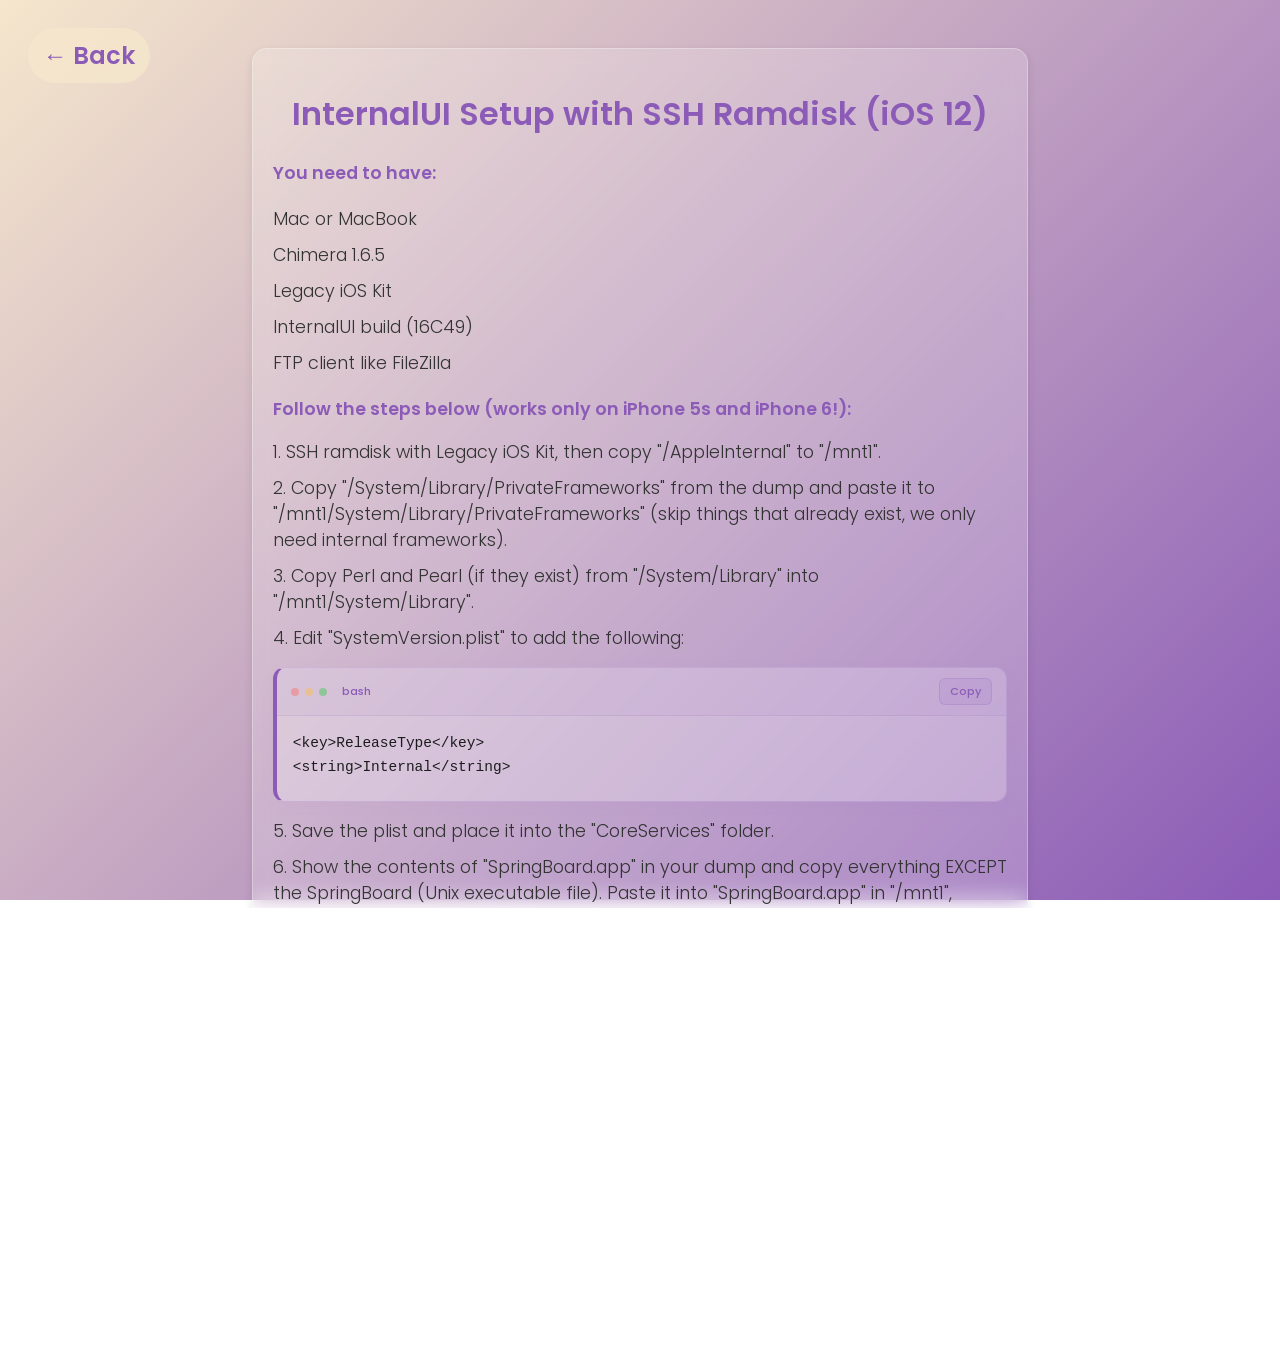
<file: Views/InternalUITut.html>
<!DOCTYPE html>
<html lang="en">
<head>
    <meta charset="UTF-8">
    <meta name="viewport" content="width=device-width, initial-scale=1.0">
    <title>iArchive 2 | InternalUI Tutorial</title>
    <link href="https://fonts.googleapis.com/css2?family=Poppins:wght@300;400;600&display=swap" rel="stylesheet">
    <link rel="icon" href="favicon.ico" type="image/x-icon">
    <style>
/* Базовые стили страницы */
body {
    font-family: 'Poppins', sans-serif;
    background: linear-gradient(135deg, #f5e6cc, #8b5bb7);
    height: 100vh;
    background-attachment: fixed;
    display: flex;
    justify-content: flex-start;
    align-items: center;
    flex-direction: column;
    padding: 20px;
    box-sizing: border-box;
    overflow-y: auto;
    -webkit-overflow-scrolling: touch;
    position: relative; 
}

html {
    overflow: hidden;
    height: 100vh;
}

.back-arrow {
    position: absolute;
    top: 20px;
    left: 20px;
    font-size: 24px;
    color: #8b5bb7;
    text-decoration: none;
    font-weight: 600;
    background-color: rgba(245, 230, 204, 0.8);
    padding: 10px 15px;
    border-radius: 50px;
    transition: background-color 0.3s ease, color 0.3s ease;
    z-index: 9999;
}

.back-arrow:hover {
    background-color: #8b5bb7;
    color: #f5e6cc;
}

.content-box {
    background: rgba(255, 255, 255, 0.2);
    padding: 20px;
    border-radius: 15px;
    box-shadow: 0 4px 10px rgba(0, 0, 0, 0.1);
    margin-top: 20px;
    backdrop-filter: blur(10px);
    border: 1px solid rgba(255, 255, 255, 0.3);
    width: 60%;
    opacity: 0;
    transform: translateY(20px);
    animation: fadeInUp 1.5s ease forwards;
}

@keyframes fadeInUp {
    0% { opacity: 0; transform: translateY(20px); }
    100% { opacity: 1; transform: translateY(0); }
}

/* Стилизация текста и списков */
h1 {
    text-align: center;
    color: #8b5bb7;
    font-weight: 600;
}

p {
    color: #333;
    font-size: 1.1rem;
    font-weight: 400; 
}

/* Фикс: Убираем нумерацию и точки у ol и у ul списков */
ol, ol.guide-list, ul {
    list-style-type: none !important;
    padding-left: 0 !important;
    margin: 20px 0;
}

li {
    margin-bottom: 10px;
    color: #333;
    font-size: 1.1rem;
    font-weight: 300;
}

strong {
    font-weight: 600;
    color: #8b5bb7;
}

.link {
    color: #333;
    text-decoration: none;
	font-size: 1.1rem
    font-weight: 300;
}

.link:hover {
    text-decoration: underline;
}

code { 
    font-family: "SF Mono", SFMono-Regular, ui-monospace, "JetBrains Mono", Consolas, monospace !important;
    -webkit-font-smoothing: antialiased;
    -moz-osx-font-smoothing: grayscale; 
} 

.terminal-block { 
    background: rgba(255, 255, 255, 0.25); 
    border: 1px solid rgba(139, 91, 183, 0.2); 
    border-left: 4px solid #8b5bb7; 
    border-radius: 12px; 
    margin: 16px 0; 
    box-shadow: 0 4px 15px rgba(139, 91, 183, 0.05); 
    overflow: hidden; 
} 

.terminal-header { 
    background: rgba(139, 91, 183, 0.06); 
    padding: 10px 14px; 
    display: flex; 
    align-items: center; 
    justify-content: space-between;
    border-bottom: 1px solid rgba(139, 91, 183, 0.12); 
} 

.terminal-left-side {
    display: flex;
    align-items: center;
    gap: 15px;
}

.terminal-buttons { 
    display: flex; 
    gap: 6px; 
} 

.terminal-buttons span { 
    width: 8px; 
    height: 8px; 
    border-radius: 50%; 
    display: inline-block; 
    opacity: 0.4; 
} 

.btn-1 { background-color: #ff5f56; } 
.btn-2 { background-color: #ffbd2e; } 
.btn-3 { background-color: #27c93f; } 

.terminal-title { 
    font-family: 'Poppins', sans-serif; 
    font-size: 11px; 
    font-weight: 500; 
    color: #8b5bb7; 
} 

.copy-btn {
    background: rgba(139, 91, 183, 0.1);
    border: 1px solid rgba(139, 91, 183, 0.2);
    color: #8b5bb7;
    padding: 4px 10px;
    border-radius: 6px;
    font-size: 11px;
    font-family: 'Poppins', sans-serif;
    font-weight: 500;
    cursor: pointer;
    transition: all 0.2s ease;
    outline: none;
}

.copy-btn:hover {
    background: #8b5bb7;
    color: #ffffff;
}

.terminal-block pre { 
    margin: 0; 
    padding: 16px 16px 22px 16px; 
    overflow-x: auto; 
    background: transparent; 
}

.terminal-block code { 
    background: transparent; 
    padding: 0; 
    color: #1c1c1e; 
    font-size: 14.5px; 
    line-height: 1.6; 
    font-weight: 400; 
    display: block; 
    white-space: pre; 
}

@media screen and (max-width: 480px) {
    html {
        overflow: auto;
        height: auto;
    }
    body {
        width: 100vw;
        overflow-x: hidden;
        height: auto;
        min-height: 100vh;
        padding: 10px;
    }
    .content-box {
        width: 90%;
        padding: 15px;
        margin-top: 60px;
    }
    .back-arrow {
        font-size: 18px;
        padding: 6px 12px;
        top: 10px;
        left: 10px;
    }
    ol, ol.guide-list, ul, p, li {
        font-size: 0.95rem;
    }
    h1 {
        font-size: 1.3rem;
    }
}


</style>
</head>
<body>
    <a href="../index.html" class="back-arrow">&larr; Back</a>

    <div class="content-box">
        <h1>InternalUI Setup with SSH Ramdisk (iOS 12)</h1>
		
    <p><strong>You need to have:</strong></p>
	<ul style="list-style-type: none !important; padding-left: 0 !important; margin: 20px 0 !important;">
            <li>Mac or MacBook</li>
            <li><a href="https://github.com" class="link">Chimera 1.6.5</a></li>
            <li><a href="https://github.com" class="link">Legacy iOS Kit</a></li>
            <li><a href="https://mega.nz" class="link">InternalUI build (16C49)</a></li>
            <li><a href="https://filezilla-project.org" class="link">FTP client like FileZilla</a></li>
    </ul>	
        <ol class="guide-list">
		    <p><strong>Follow the steps below (works only on iPhone 5s and iPhone 6!):</strong></p>
            <li>1. SSH ramdisk with Legacy iOS Kit, then copy "/AppleInternal" to "/mnt1".</li>
            <li>2. Copy "/System/Library/PrivateFrameworks" from the dump and paste it to "/mnt1/System/Library/PrivateFrameworks" (skip things that already exist, we only need internal frameworks).</li>
            <li>3. Copy Perl and Pearl (if they exist) from "/System/Library" into "/mnt1/System/Library".</li>
            <li>
                4. Edit "SystemVersion.plist" to add the following:<br>
                <div class="terminal-block">
                    <div class="terminal-header">
                        <div class="terminal-left-side">
                            <div class="terminal-buttons">
                                <span class="btn-1"></span>
                                <span class="btn-2"></span>
                                <span class="btn-3"></span>
                            </div>
                            <div class="terminal-title">bash</div>
                        </div>
                        <button class="copy-btn">Copy</button>
                    </div>
                    <pre><code>&lt;key&gt;ReleaseType&lt;/key&gt;
&lt;string&gt;Internal&lt;/string&gt;</code></pre>
                </div>
            </li>
            <li>5. Save the plist and place it into the "CoreServices" folder.</li>
            <li>6. Show the contents of "SpringBoard.app" in your dump and copy everything EXCEPT the SpringBoard (Unix executable file). Paste it into "SpringBoard.app" in "/mnt1", skipping files that already exist.</li>
            <li>
                7. Run the following commands in SSH Ramdisk:<br>
                <div class="terminal-block">
                    <div class="terminal-header">
                        <div class="terminal-left-side">
                            <div class="terminal-buttons">
                                <span class="btn-1"></span>
                                <span class="btn-2"></span>
                                <span class="btn-3"></span>
                            </div>
                            <div class="terminal-title">bash</div>
                        </div>
                        <button class="copy-btn">Copy</button>
                    </div>
                    <pre><code>chown -R root:wheel /mnt1/AppleInternal/
chown -R root:wheel /mnt1/System/Library/Perl/
chown -R root:wheel /mnt1/System/Library/Pearl/
chown -R root:wheel /mnt1/System/Library/PrivateFrameworks/</code></pre>
                </div>
            </li>
            <li>8. Reboot and enjoy the internalUI dump!</li>
        </ol>

        <p><strong>NOTES:</strong> To internalize your device, it must be jailbroken semi-untethered (e.g., Taurine or Chimera). Semi-tethered jailbreaks (like checkra1n) will not work with this method. Be sure to install tweaks at least once.</p>
    </div>

    <script>
    document.querySelectorAll('.copy-btn').forEach(button => {
        let timeoutId;

        button.addEventListener('click', () => {
            const block = button.closest('.terminal-block');
            const codeText = block.querySelector('code').innerText;

            navigator.clipboard.writeText(codeText).then(() => {
                clearTimeout(timeoutId);

                button.textContent = 'Copied!';

                timeoutId = setTimeout(() => {
                    button.textContent = 'Copy';
                }, 2000); // Изменено на 2 секунды для лучшего UX
            }).catch(err => {
                console.error('Failed to copy text: ', err);
            });
        });
    });
    </script>
</body>
</html>
</file>
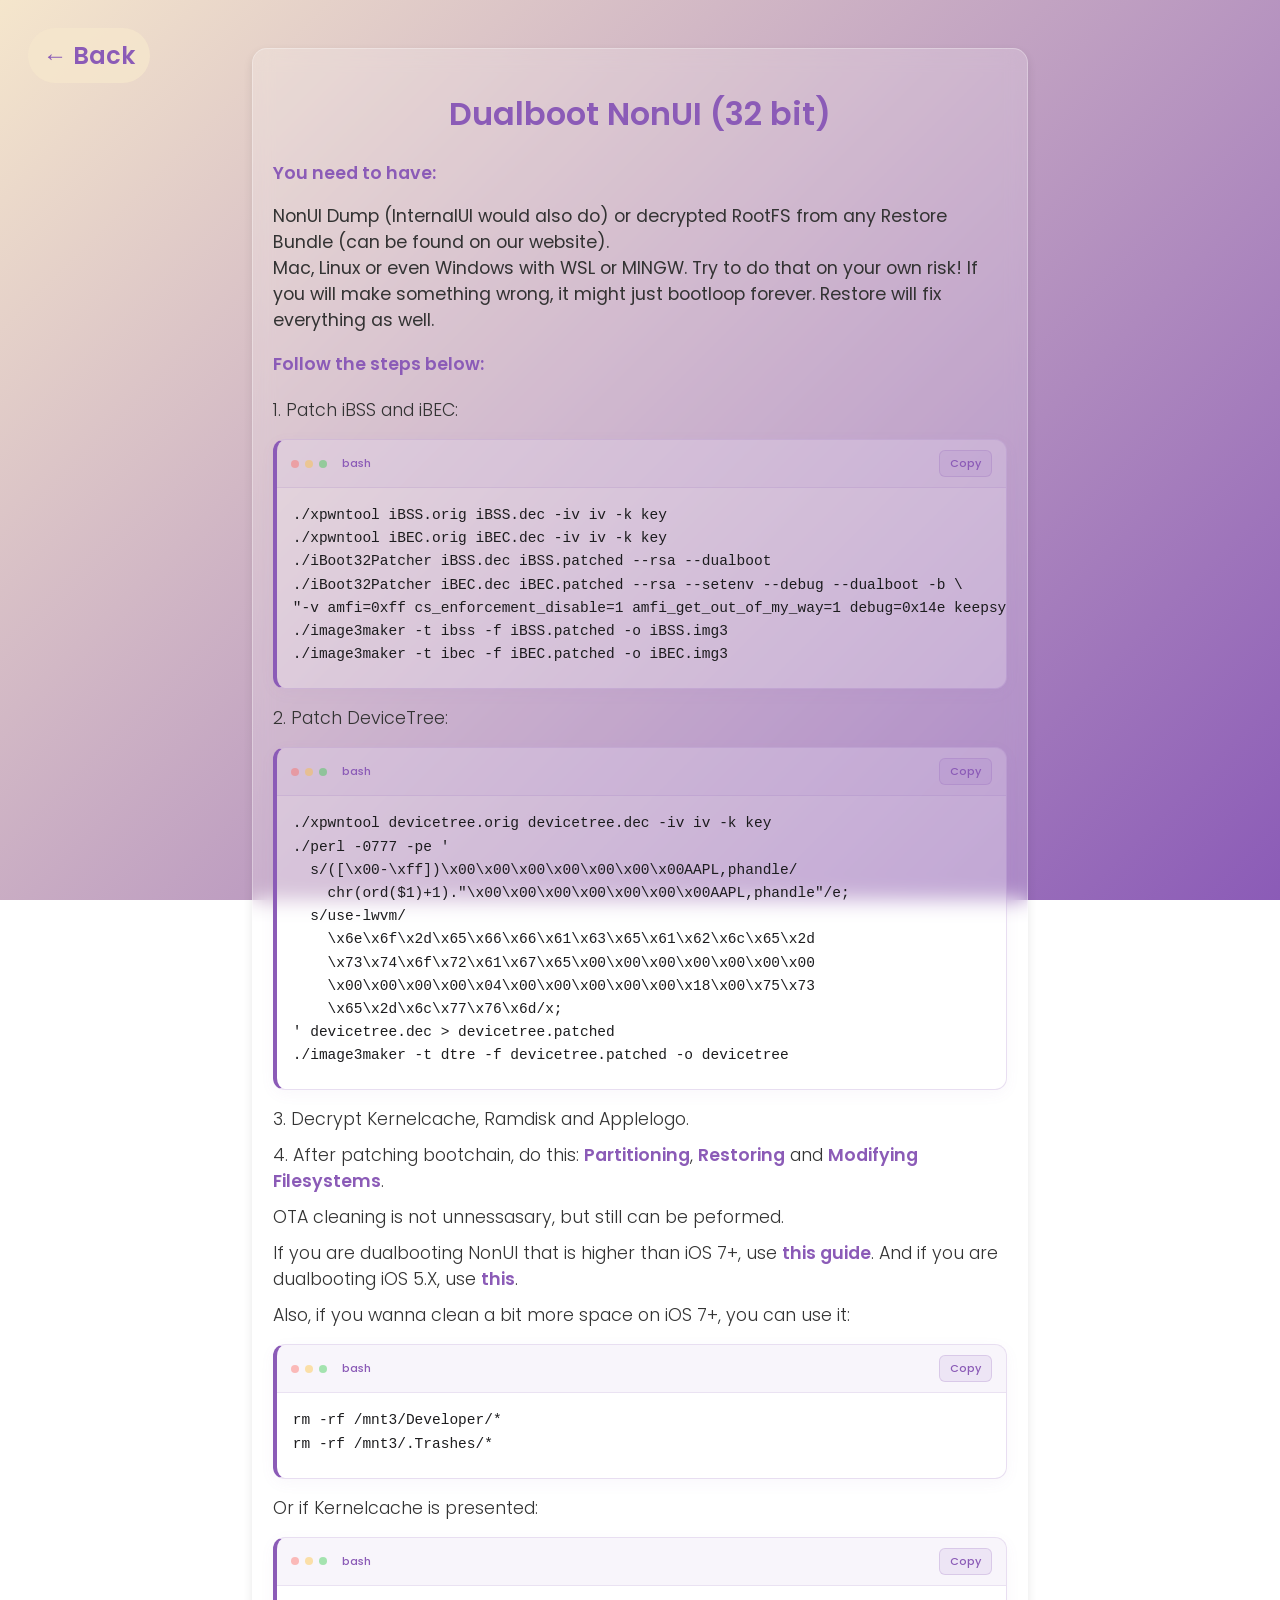
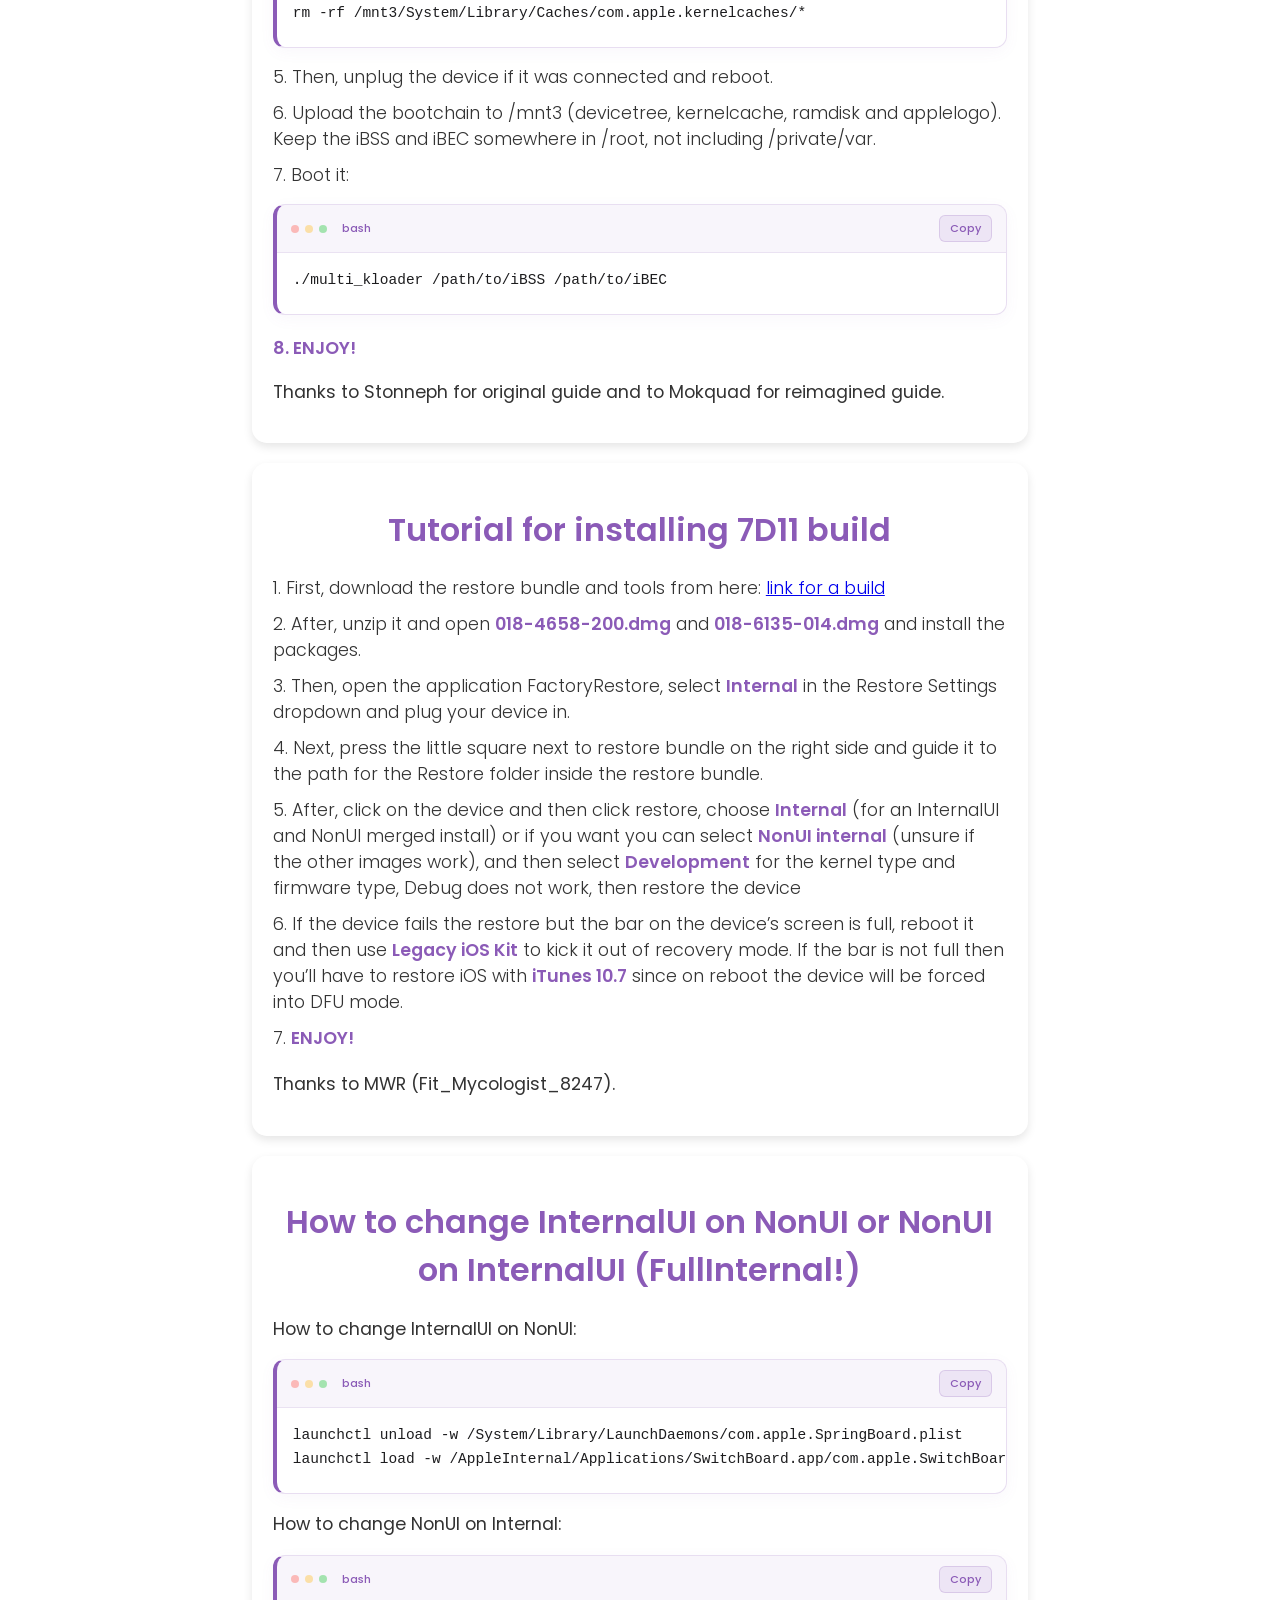
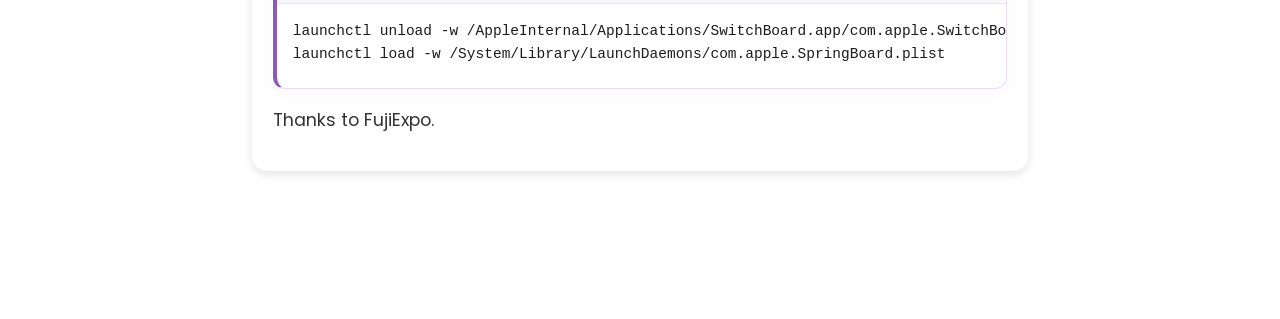
<file: Views/NonUI.html>
<!DOCTYPE html>
<html lang="en">
<head>
    <meta charset="UTF-8">
    <meta name="viewport" content="width=device-width, initial-scale=1.0">
    <title>Heliotrope | InternalUI Tutorial</title>
    <link href="https://fonts.googleapis.com/css2?family=Poppins:wght@300;400;600&display=swap" rel="stylesheet">
    <link rel="icon" href="favicon.ico" type="image/x-icon">
    <style>
html {
    overflow-y: auto !important;
    min-height: 100vh;
    min-height: 100dvh;
    height: auto !important;
    background: linear-gradient(135deg, #f5e6cc, #8b5bb7) fixed !important;
}

body {
    font-family: 'Poppins', sans-serif;
    min-height: 100vh;
    min-height: 100dvh;
    height: auto !important;
    display: flex;
    justify-content: flex-start;
    align-items: center;
    flex-direction: column;
    padding: 20px 20px 140px 20px !important;
    box-sizing: border-box;
    overflow-x: hidden;
    -webkit-overflow-scrolling: touch;
    position: relative; 
    background: transparent !important;
}

.back-arrow {
    position: absolute;
    top: 20px;
    left: 20px;
    font-size: 24px;
    color: #8b5bb7;
    text-decoration: none;
    font-weight: 600;
    background-color: rgba(245, 230, 204, 0.8);
    padding: 10px 15px;
    border-radius: 50px;
    transition: background-color 0.3s ease, color 0.3s ease;
    z-index: 9999;
}

.back-arrow:hover {
    background-color: #8b5bb7;
    color: #f5e6cc;
}

.content-box {
    background: rgba(255, 255, 255, 0.2) !important;
    padding: 20px;
    border-radius: 15px;
    box-shadow: 0 4px 10px rgba(0, 0, 0, 0.1);
    margin-top: 20px;
    backdrop-filter: blur(10px) !important;
    -webkit-backdrop-filter: blur(10px) !important;
    border: 1px solid rgba(255, 255, 255, 0.3);
    width: 60%;
    opacity: 0;
    animation: fadeInUp 0.8s cubic-bezier(0.25, 1, 0.5, 1) forwards;
    display: block !important;
    overflow: visible !important;
    position: relative !important;
    -webkit-transform: translate3d(0,0,0) !important;
    transform: translate3d(0,0,0) !important;
    will-change: auto !important;
}

@keyframes fadeInUp {
    0% { opacity: 0; transform: translateY(10px) translateZ(0); }
    100% { opacity: 1; transform: translateY(0) translateZ(0); }
}

h1 {
    text-align: center;
    color: #8b5bb7;
    font-weight: 600;
}

p {
    color: #333;
    font-size: 1.1rem;
    font-weight: 400; 
}

ol, ol.guide-list, ul {
    list-style-type: none !important;
    padding-left: 0 !important;
    margin: 20px 0;
}

li {
    margin-bottom: 10px;
    color: #333;
    font-size: 1.1rem;
    font-weight: 300;
}

strong {
    font-weight: 600;
    color: #8b5bb7;
}

.link {
    color: #8b5bb7;
    text-decoration: none;
    font-weight: 600;
}

.link:hover {
    text-decoration: underline;
}

code { 
    font-family: "SF Mono", SFMono-Regular, ui-monospace, "JetBrains Mono", Consolas, monospace !important;
    -webkit-font-smoothing: antialiased;
    -moz-osx-font-smoothing: grayscale; 
} 

.terminal-block { 
    background: rgba(255, 255, 255, 0.25); 
    border: 1px solid rgba(139, 91, 183, 0.2); 
    border-left: 4px solid #8b5bb7; 
    border-radius: 12px; 
    margin: 16px 0; 
    box-shadow: 0 4px 15px rgba(139, 91, 183, 0.05); 
    overflow: hidden; 
    max-width: 100% !important;
    box-sizing: border-box !important;
} 

.terminal-header { 
    background: rgba(139, 91, 183, 0.06); 
    padding: 10px 14px; 
    display: flex; 
    align-items: center; 
    justify-content: space-between;
    border-bottom: 1px solid rgba(139, 91, 183, 0.12); 
    width: 100% !important;
    box-sizing: border-box !important;
} 

.terminal-left-side {
    display: flex;
    align-items: center;
    gap: 15px;
}

.terminal-buttons { 
    display: flex; 
    gap: 6px; 
} 

.terminal-buttons span { 
    width: 8px; 
    height: 8px; 
    border-radius: 50%; 
    display: inline-block; 
    opacity: 0.4; 
} 

.btn-1 { background-color: #ff5f56; } 
.btn-2 { background-color: #ffbd2e; } 
.btn-3 { background-color: #27c93f; } 

.terminal-title { 
    font-family: 'Poppins', sans-serif; 
    font-size: 11px; 
    font-weight: 500; 
    color: #8b5bb7; 
} 

.copy-btn {
    background: rgba(139, 91, 183, 0.1);
    border: 1px solid rgba(139, 91, 183, 0.2);
    color: #8b5bb7;
    padding: 4px 10px;
    border-radius: 6px;
    font-size: 11px;
    font-family: 'Poppins', sans-serif;
    font-weight: 500;
    cursor: pointer;
    transition: all 0.2s ease;
    outline: none;
}

.copy-btn:hover {
    background: #8b5bb7;
    color: #ffffff;
}

.terminal-block pre { 
    margin: 0; 
    padding: 16px 16px 22px 16px; 
    overflow-x: auto !important;
    background: transparent; 
    max-width: 100% !important;
    box-sizing: border-box !important;
}

.terminal-block code { 
    background: transparent; 
    padding: 0; 
    color: #1c1c1e; 
    font-size: 14.5px; 
    line-height: 1.6; 
    font-weight: 400; 
    display: block; 
    white-space: pre; 
}

@media screen and (max-width: 1024px) {
    body {
        padding: 20px 10px 140px 10px !important; 
    }
    .content-box {
        width: 90% !important;
        padding: 15px;
        margin-top: 20px !important;
    }
    
    @media (orientation: portrait) {
        .back-arrow {
            position: static !important;
            align-self: center !important;
            margin-bottom: 20px !important;
            font-size: 18px !important;
            padding: 8px 20px !important;
        }
        .content-box {
            margin-top: 20px !important;
        }
    }

    @media (orientation: landscape) {
        .back-arrow {
            position: absolute !important;
            top: 20px !important;
            left: 20px !important;
            font-size: 24px !important;
            padding: 10px 15px !important;
        }
        .content-box {
            margin-top: 80px !important;
            margin-bottom: 40px !important;
        }
    }
    
    ol, ol.guide-list, ul, p, li {
        font-size: 0.95rem;
    }
    h1 {
        font-size: 1.3rem;
    }
}

 
    </style>
</head>
<body>
    <a href="../index.html" class="back-arrow">&larr; Back</a>
    
<div class="content-box">
    <h1>Dualboot NonUI (32 bit)</h1>

    <p><strong>You need to have:</strong></p>
    <p>NonUI Dump (InternalUI would also do) or decrypted RootFS from any Restore Bundle (can be found on our website).<br>
    Mac, Linux or even Windows with WSL or MINGW.
	Try to do that on your own risk! If you will make something wrong, it might just bootloop forever. Restore will fix everything as well.</p>

    <p><strong>Follow the steps below:</strong></p>
    
    <ol class="guide-list">
        <li>
            1. Patch iBSS and iBEC:
            <div class="terminal-block">
                <div class="terminal-header">
                    <div class="terminal-left-side">
                        <div class="terminal-buttons">
                            <span class="btn-1"></span>
                            <span class="btn-2"></span>
                            <span class="btn-3"></span>
                        </div>
                        <div class="terminal-title">bash</div>
                    </div>
                    <button class="copy-btn">Copy</button>
                </div>
                <pre><code>./xpwntool iBSS.orig iBSS.dec -iv iv -k key
./xpwntool iBEC.orig iBEC.dec -iv iv -k key
./iBoot32Patcher iBSS.dec iBSS.patched --rsa --dualboot
./iBoot32Patcher iBEC.dec iBEC.patched --rsa --setenv --debug --dualboot -b \
"-v amfi=0xff cs_enforcement_disable=1 amfi_get_out_of_my_way=1 debug=0x14e keepsyms=1 rd=disk0s1s3"
./image3maker -t ibss -f iBSS.patched -o iBSS.img3
./image3maker -t ibec -f iBEC.patched -o iBEC.img3</code></pre>
            </div>
        </li>

        <li>
            2. Patch DeviceTree:
            <div class="terminal-block">
                <div class="terminal-header">
                    <div class="terminal-left-side">
                        <div class="terminal-buttons">
                            <span class="btn-1"></span>
                            <span class="btn-2"></span>
                            <span class="btn-3"></span>
                        </div>
                        <div class="terminal-title">bash</div>
                    </div>
                    <button class="copy-btn">Copy</button>
                </div>
                <pre><code>./xpwntool devicetree.orig devicetree.dec -iv iv -k key
./perl -0777 -pe '
  s/([\x00-\xff])\x00\x00\x00\x00\x00\x00\x00AAPL,phandle/
    chr(ord($1)+1)."\x00\x00\x00\x00\x00\x00\x00AAPL,phandle"/e;
  s/use-lwvm/
    \x6e\x6f\x2d\x65\x66\x66\x61\x63\x65\x61\x62\x6c\x65\x2d
    \x73\x74\x6f\x72\x61\x67\x65\x00\x00\x00\x00\x00\x00\x00
    \x00\x00\x00\x00\x04\x00\x00\x00\x00\x00\x18\x00\x75\x73
    \x65\x2d\x6c\x77\x76\x6d/x;
' devicetree.dec > devicetree.patched
./image3maker -t dtre -f devicetree.patched -o devicetree</code></pre>
            </div>
        </li>

        <li>3. Decrypt Kernelcache, Ramdisk and Applelogo.</li>

        <li>4. After patching bootchain, do this: <a href="https://nyansatan.github.io/dualboot/partitioning.html" target="_blank" class="link">Partitioning</a>, <a href="https://nyansatan.github.io/dualboot/restoringrootfs.html" target="_blank" class="link">Restoring</a> and <a href="https://nyansatan.github.io/dualboot/modifyingfilesystems.html" target="_blank" class="link">Modifying Filesystems</a>.</li>
        
        <li>OTA cleaning is not unnessasary, but still can be peformed.</li>

        <li>If you are dualbooting NonUI that is higher than iOS 7+, use <a href="https://nyansatan.github.io/dualboot/ios7plusdualboot.html" target="_blank" class="link">this guide</a>. And if you are dualbooting iOS 5.X, use <a href="https://nyansatan.github.io/dualboot/ios5dualboot.html" target="_blank" class="link">this</a>.</li>

        <li>
            Also, if you wanna clean a bit more space on iOS 7+, you can use it:
            <div class="terminal-block">
                <div class="terminal-header">
                    <div class="terminal-left-side">
                        <div class="terminal-buttons">
                            <span class="btn-1"></span>
                            <span class="btn-2"></span>
                            <span class="btn-3"></span>
                        </div>
                        <div class="terminal-title">bash</div>
                    </div>
                    <button class="copy-btn">Copy</button>
                </div>
                <pre><code>rm -rf /mnt3/Developer/*
rm -rf /mnt3/.Trashes/*</code></pre>
            </div>
        </li>
        
        <li>
            Or if Kernelcache is presented:
            <div class="terminal-block">
                <div class="terminal-header">
                    <div class="terminal-left-side">
                        <div class="terminal-buttons">
                            <span class="btn-1"></span>
                            <span class="btn-2"></span>
                            <span class="btn-3"></span>
                        </div>
                        <div class="terminal-title">bash</div>
                    </div>
                    <button class="copy-btn">Copy</button>
                </div>
                <pre><code>rm -rf /mnt3/System/Library/Caches/com.apple.kernelcaches/*</code></pre>
            </div>
        </li>

        <li>5. Then, unplug the device if it was connected and reboot.</li>

        <li>
            6. Upload the bootchain to /mnt3 (devicetree, kernelcache, ramdisk and applelogo).<br>
            Keep the iBSS and iBEC somewhere in /root, not including /private/var.
        </li>

        <li>
            7. Boot it:
            <div class="terminal-block">
                <div class="terminal-header">
                    <div class="terminal-left-side">
                        <div class="terminal-buttons">
                            <span class="btn-1"></span>
                            <span class="btn-2"></span>
                            <span class="btn-3"></span>
                        </div>
                        <div class="terminal-title">bash</div>
                    </div>
                    <button class="copy-btn">Copy</button>
                </div>
                <pre><code>./multi_kloader /path/to/iBSS /path/to/iBEC</code></pre>
            </div>
        </li>
    </ol>
	
	<p><strong>8. ENJOY!</strong></p>
	
	<p>Thanks to Stonneph for original guide and to Mokquad for reimagined guide.</p>
</div>

<div class="content-box">
        <h1>Tutorial for installing 7D11 build</h1>

        <ol class="guide-list">
            <li> 1. First, download the restore bundle and tools from here: <a href="https://drive.google.com/file/d/1-U-n1UV8aJfECxgIZgusfJpfIuHvp5ti/view?usp=sharing" target="_blank">link for a build</a></li>
            <li> 2. After, unzip it and open <strong>018-4658-200.dmg</strong> and <strong>018-6135-014.dmg</strong> and install the packages.</li>
            <li> 3. Then, open the application FactoryRestore, select <strong>Internal</strong> in the Restore Settings dropdown and plug your device in.</li>
            <li> 4. Next, press the little square next to restore bundle on the right side and guide it to the path for the Restore folder inside the restore bundle.</li>
            <li> 5. After, click on the device and then click restore, choose <strong>Internal</strong> (for an InternalUI and NonUI merged install) or if you want you can select <strong>NonUI internal</strong> (unsure if the other images work), and then select <strong>Development</strong> for the kernel type and firmware type, Debug does not work, then restore the device</li>
            <li> 6. If the device fails the restore but the bar on the device’s screen is full, reboot it and then use <strong>Legacy iOS Kit</strong> to kick it out of recovery mode. If the bar is not full then you’ll have to restore iOS with <strong>iTunes 10.7</strong> since on reboot the device will be forced into DFU mode.</li>
			<li> 7. <strong>ENJOY!</strong></li>
        </ol>
        <p> Thanks to MWR (Fit_Mycologist_8247). </p>
    </div>
</div>
	<div class="content-box">
        <h1>How to change InternalUI on NonUI or NonUI on InternalUI (FullInternal!)</h1>

        <p>How to change InternalUI on NonUI:</p>

            <div class="terminal-block">
        <div class="terminal-header">
            <div class="terminal-left-side">
                <div class="terminal-buttons">
                    <span class="btn-1"></span>
                    <span class="btn-2"></span>
                    <span class="btn-3"></span>
                </div>
                <div class="terminal-title">bash</div>
            </div>
            <button class="copy-btn">Copy</button>
        </div>
        <pre><code>launchctl unload -w /System/Library/LaunchDaemons/com.apple.SpringBoard.plist
launchctl load -w /AppleInternal/Applications/SwitchBoard.app/com.apple.SwitchBoard.plist</code></pre>
		</div>
		
		<p>How to change NonUI on Internal:</p>
		
		 <div class="terminal-block">
        <div class="terminal-header">
            <div class="terminal-left-side">
                <div class="terminal-buttons">
                    <span class="btn-1"></span>
                    <span class="btn-2"></span>
                    <span class="btn-3"></span>
                </div>
                <div class="terminal-title">bash</div>
            </div>
            <button class="copy-btn">Copy</button>
        </div>
            <pre><code>launchctl unload -w /AppleInternal/Applications/SwitchBoard.app/com.apple.SwitchBoard.plist
launchctl load -w /System/Library/LaunchDaemons/com.apple.SpringBoard.plist</code></pre>
		</div>	
		<p> Thanks to FujiExpo. </p>
   

<script>
document.querySelectorAll('.copy-btn').forEach(button => {
        let timeoutId;

        button.addEventListener('click', () => {
            const block = button.closest('.terminal-block');
            const codeText = block.querySelector('code').innerText;

            navigator.clipboard.writeText(codeText).then(() => {
                clearTimeout(timeoutId);

                button.textContent = 'Copied!';

                timeoutId = setTimeout(() => {
                    button.textContent = 'Copy';
                }, 5000);
            }).catch(err => {
                console.error('Failed to copy text: ', err);
            });
        });
    });
	
</script>
</body>
</html>
</file>
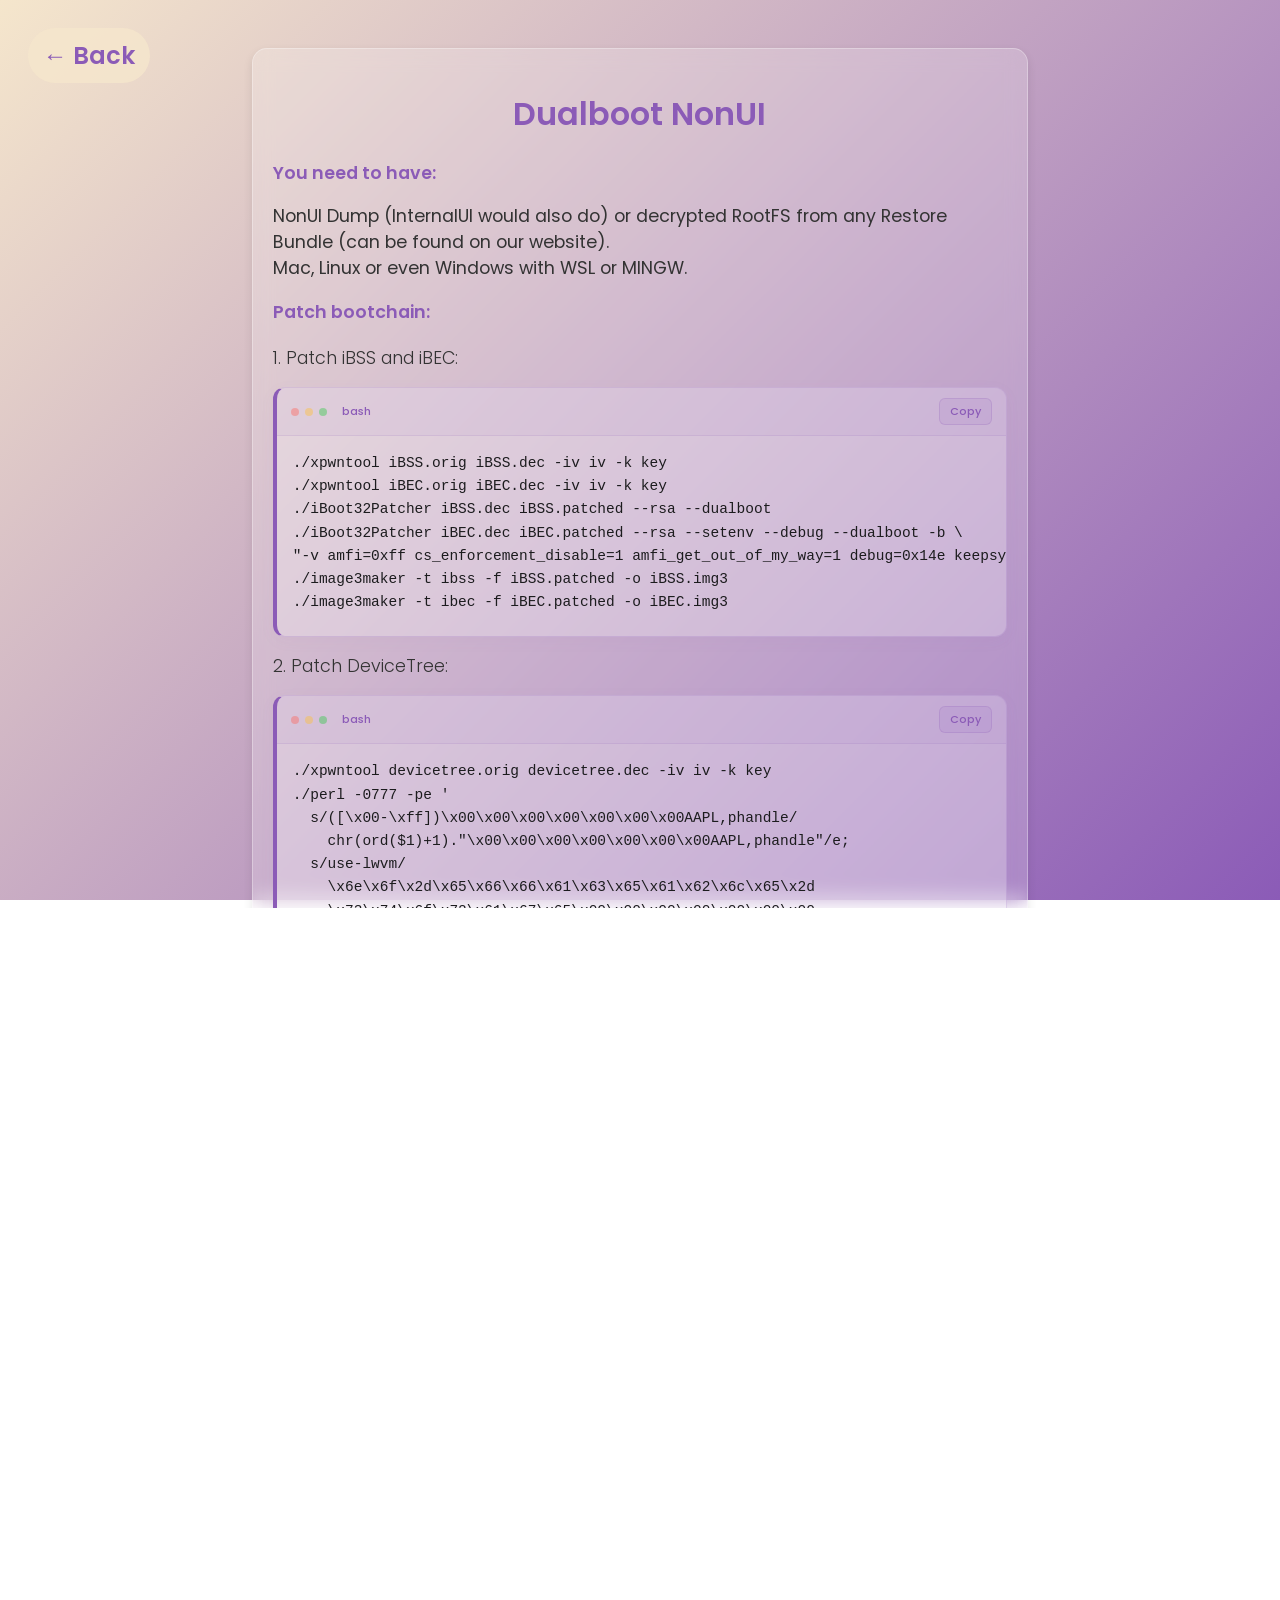
<file: Views/NonUI_FINISHED.html>
<!DOCTYPE html>
<html lang="en">
<head>
    <meta charset="UTF-8">
    <meta name="viewport" content="width=device-width, initial-scale=1.0">
    <title>iArchive 2 | InternalUI Tutorial</title>
    <link href="https://fonts.googleapis.com/css2?family=Poppins:wght@300;400;600&display=swap" rel="stylesheet">
    <link rel="icon" href="favicon.ico" type="image/x-icon">
    <style>
body {
    font-family: 'Poppins', sans-serif;
    background: linear-gradient(135deg, #f5e6cc, #8b5bb7);
    height: 100vh;
    background-attachment: fixed;
    display: flex;
    justify-content: flex-start;
    align-items: center;
    flex-direction: column;
    padding: 20px;
    box-sizing: border-box;
    overflow-y: auto;
    -webkit-overflow-scrolling: touch;
    position: relative;
}

html {
    overflow: hidden;
    height: 100vh;
}

.back-arrow {
    position: absolute;
    top: 20px;
    left: 20px;
    font-size: 24px;
    color: #8b5bb7;
    text-decoration: none;
    font-weight: 600;
    background-color: rgba(245, 230, 204, 0.8);
    padding: 10px 15px;
    border-radius: 50px;
    transition: background-color 0.3s ease, color 0.3s ease;
    z-index: 9999;
}

.back-arrow:hover {
    background-color: #8b5bb7;
    color: #f5e6cc;
}

.content-box {
    background: rgba(255, 255, 255, 0.2);
    padding: 20px;
    border-radius: 15px;
    box-shadow: 0 4px 10px rgba(0, 0, 0, 0.1);
    margin-top: 20px;
    backdrop-filter: blur(10px);
    border: 1px solid rgba(255, 255, 255, 0.3);
    width: 60%;
    opacity: 0;
    transform: translateY(20px);
    animation: fadeInUp 1.5s ease forwards;
}

@keyframes fadeInUp {
    0% { opacity: 0; transform: translateY(20px); }
    100% { opacity: 1; transform: translateY(0); }
}

h1 {
    text-align: center;
    color: #8b5bb7;
    font-weight: 600;
}

p {
    color: #333;
    font-size: 1.1rem;
    font-weight: 400;
}

ol, ol.guide-list {
    list-style-type: none !important;
    padding-left: 0 !important;
    margin: 20px 0;
}

li {
    margin-bottom: 10px;
    color: #333;
    font-size: 1.1rem;
    font-weight: 300;
}

strong {
    font-weight: 600;
    color: #8b5bb7;
}

.link {
    color: #8b5bb7;
    text-decoration: none;
    font-weight: 600;
}

.link:hover {
    text-decoration: underline;
}

code { 
    font-family: "SF Mono", SFMono-Regular, ui-monospace, "JetBrains Mono", Consolas, monospace !important;
    -webkit-font-smoothing: antialiased;
    -moz-osx-font-smoothing: grayscale; 
} 

.terminal-block { 
    background: rgba(255, 255, 255, 0.25); 
    border: 1px solid rgba(139, 91, 183, 0.2); 
    border-left: 4px solid #8b5bb7; 
    border-radius: 12px; 
    margin: 16px 0; 
    box-shadow: 0 4px 15px rgba(139, 91, 183, 0.05); 
    overflow: hidden; 
} 

.terminal-header { 
    background: rgba(139, 91, 183, 0.06); 
    padding: 10px 14px; 
    display: flex; 
    align-items: center; 
    justify-content: space-between;
    border-bottom: 1px solid rgba(139, 91, 183, 0.12); 
} 

.terminal-left-side {
    display: flex;
    align-items: center;
    gap: 15px;
}

.terminal-buttons { 
    display: flex; 
    gap: 6px; 
} 

.terminal-buttons span { 
    width: 8px; 
    height: 8px; 
    border-radius: 50%; 
    display: inline-block; 
    opacity: 0.4; 
} 

.btn-1 { background-color: #ff5f56; } 
.btn-2 { background-color: #ffbd2e; } 
.btn-3 { background-color: #27c93f; } 

.terminal-title { 
    font-family: 'Poppins', sans-serif; 
    font-size: 11px; 
    font-weight: 500; 
    color: #8b5bb7; 
} 

.copy-btn {
    background: rgba(139, 91, 183, 0.1);
    border: 1px solid rgba(139, 91, 183, 0.2);
    color: #8b5bb7;
    padding: 4px 10px;
    border-radius: 6px;
    font-size: 11px;
    font-family: 'Poppins', sans-serif;
    font-weight: 500;
    cursor: pointer;
    transition: all 0.2s ease;
    outline: none;
}

.copy-btn:hover {
    background: #8b5bb7;
    color: #ffffff;
}

.terminal-block pre { 
    margin: 0; 
    padding: 16px 16px 22px 16px; 
    overflow-x: auto; 
    background: transparent; 
}

.terminal-block code { 
    background: transparent; 
    padding: 0; 
    color: #1c1c1e; 
    font-size: 14.5px; 
    line-height: 1.6; 
    font-weight: 400; 
    display: block; 
    white-space: pre; 
}

@media screen and (max-width: 480px) {
    html {
        overflow: auto;
        height: auto;
    }
    body {
        width: 100vw;
        overflow-x: hidden;
        height: auto;
        min-height: 100vh;
        padding: 10px;
    }
    .content-box {
        width: 90%;
        padding: 15px;
        margin-top: 60px;
    }
    .back-arrow {
        font-size: 18px;
        padding: 6px 12px;
        top: 10px;
        left: 10px;
    }
    ol, ol.guide-list, p, li {
        font-size: 0.95rem;
    }
    h1 {
        font-size: 1.3rem;
    }
}
 
    </style>
</head>
<body>
    <a href="../index.html" class="back-arrow">&larr; Back</a>
    
<div class="content-box">
    <h1>Dualboot NonUI</h1>

    <p><strong>You need to have:</strong></p>
    <p>NonUI Dump (InternalUI would also do) or decrypted RootFS from any Restore Bundle (can be found on our website).<br>
    Mac, Linux or even Windows with WSL or MINGW.</p>

    <p><strong>Patch bootchain:</strong></p>
    
    <ol class="guide-list">
        <li>
            1. Patch iBSS and iBEC:
            <div class="terminal-block">
                <div class="terminal-header">
                    <div class="terminal-left-side">
                        <div class="terminal-buttons">
                            <span class="btn-1"></span>
                            <span class="btn-2"></span>
                            <span class="btn-3"></span>
                        </div>
                        <div class="terminal-title">bash</div>
                    </div>
                    <button class="copy-btn">Copy</button>
                </div>
                <pre><code>./xpwntool iBSS.orig iBSS.dec -iv iv -k key
./xpwntool iBEC.orig iBEC.dec -iv iv -k key
./iBoot32Patcher iBSS.dec iBSS.patched --rsa --dualboot
./iBoot32Patcher iBEC.dec iBEC.patched --rsa --setenv --debug --dualboot -b \
"-v amfi=0xff cs_enforcement_disable=1 amfi_get_out_of_my_way=1 debug=0x14e keepsyms=1 rd=disk0s1s3"
./image3maker -t ibss -f iBSS.patched -o iBSS.img3
./image3maker -t ibec -f iBEC.patched -o iBEC.img3</code></pre>
            </div>
        </li>

        <li>
            2. Patch DeviceTree:
            <div class="terminal-block">
                <div class="terminal-header">
                    <div class="terminal-left-side">
                        <div class="terminal-buttons">
                            <span class="btn-1"></span>
                            <span class="btn-2"></span>
                            <span class="btn-3"></span>
                        </div>
                        <div class="terminal-title">bash</div>
                    </div>
                    <button class="copy-btn">Copy</button>
                </div>
                <pre><code>./xpwntool devicetree.orig devicetree.dec -iv iv -k key
./perl -0777 -pe '
  s/([\x00-\xff])\x00\x00\x00\x00\x00\x00\x00AAPL,phandle/
    chr(ord($1)+1)."\x00\x00\x00\x00\x00\x00\x00AAPL,phandle"/e;
  s/use-lwvm/
    \x6e\x6f\x2d\x65\x66\x66\x61\x63\x65\x61\x62\x6c\x65\x2d
    \x73\x74\x6f\x72\x61\x67\x65\x00\x00\x00\x00\x00\x00\x00
    \x00\x00\x00\x00\x04\x00\x00\x00\x00\x00\x18\x00\x75\x73
    \x65\x2d\x6c\x77\x76\x6d/x;
' devicetree.dec > devicetree.patched
./image3maker -t dtre -f devicetree.patched -o devicetree</code></pre>
            </div>
        </li>

        <li>3. Decrypt Kernelcache, Ramdisk and Applelogo.</li>

        <li>4. After these, use <a href="https://nyansatan.github.io/dualboot/partitioning.html" target="_blank" class="link">Partitioning</a>, <a href="https://nyansatan.github.io/dualboot/restoringrootfs.html" target="_blank" class="link">Restoring</a> and <a href="https://nyansatan.github.io/dualboot/modifyingfilesystems.html" target="_blank" class="link">Modifying Filesystems</a>.</li>
        
        <li>OTA cleaning is not unnessasary, but still can be peformed.</li>

        <li>If you are dualbooting NonUI that is higher than iOS 7+, use <a href="https://nyansatan.github.io/dualboot/ios7plusdualboot.html" target="_blank" class="link">this guide</a>. And if you are dualbooting iOS 5.X, use <a href="https://nyansatan.github.io/dualboot/ios5dualboot.html" target="_blank" class="link">this</a>.</li>

        <li>
            Also, if you wanna clean a bit more space on iOS 7+, you can use it:
            <div class="terminal-block">
                <div class="terminal-header">
                    <div class="terminal-left-side">
                        <div class="terminal-buttons">
                            <span class="btn-1"></span>
                            <span class="btn-2"></span>
                            <span class="btn-3"></span>
                        </div>
                        <div class="terminal-title">bash</div>
                    </div>
                    <button class="copy-btn">Copy</button>
                </div>
                <pre><code>rm -rf /mnt3/Developer/*
rm -rf /mnt3/.Trashes/*</code></pre>
            </div>
        </li>
        
        <li>
            Or if Kernelcache is presented:
            <div class="terminal-block">
                <div class="terminal-header">
                    <div class="terminal-left-side">
                        <div class="terminal-buttons">
                            <span class="btn-1"></span>
                            <span class="btn-2"></span>
                            <span class="btn-3"></span>
                        </div>
                        <div class="terminal-title">bash</div>
                    </div>
                    <button class="copy-btn">Copy</button>
                </div>
                <pre><code>rm -rf /mnt3/System/Library/Caches/com.apple.kernelcaches/*</code></pre>
            </div>
        </li>

        <li>5. Then, unplug the device if it was connected and reboot.</li>

        <li>
            6. Upload the bootchain to /mnt3 (devicetree, kernelcache, ramdisk and applelogo).<br>
            Keep the iBSS and iBEC somewhere in /root, not including /private/var.
        </li>

        <li>
            7. Boot it:
            <div class="terminal-block">
                <div class="terminal-header">
                    <div class="terminal-left-side">
                        <div class="terminal-buttons">
                            <span class="btn-1"></span>
                            <span class="btn-2"></span>
                            <span class="btn-3"></span>
                        </div>
                        <div class="terminal-title">bash</div>
                    </div>
                    <button class="copy-btn">Copy</button>
                </div>
                <pre><code>./multi_kloader /path/to/iBSS /path/to/iBEC</code></pre>
            </div>
        </li>
    </ol>
	
	<p><strong>8. ENJOY!</strong></p>
	
	<p>Thanks to Stonneph for original guide and to Mokquad for reimagined guide.</p>
</div>

<div class="content-box">
        <h1>Tutorial for installing 7D11 build</h1>

        <ol class="guide-list">
            <li> 1. First, download the restore bundle and tools from here: <a href="https://drive.google.com/file/d/1-U-n1UV8aJfECxgIZgusfJpfIuHvp5ti/view?usp=sharing" target="_blank">link for a build</a></li>
            <li> 2. After, unzip it and open <strong>018-4658-200.dmg</strong> and <strong>018-6135-014.dmg</strong> and install the packages.</li>
            <li> 3. Then, open the application FactoryRestore, select <strong>Internal</strong> in the Restore Settings dropdown and plug your device in.</li>
            <li> 4. Next, press the little square next to restore bundle on the right side and guide it to the path for the Restore folder inside the restore bundle.</li>
            <li> 5. After, click on the device and then click restore, choose <strong>Internal</strong> (for an InternalUI and NonUI merged install) or if you want you can select <strong>NonUI internal</strong> (unsure if the other images work), and then select <strong>Development</strong> for the kernel type and firmware type, Debug does not work, then restore the device</li>
            <li> 6. If the device fails the restore but the bar on the device’s screen is full, reboot it and then use <strong>Legacy iOS Kit</strong> to kick it out of recovery mode. If the bar is not full then you’ll have to restore iOS with <strong>iTunes 10.7</strong> since on reboot the device will be forced into DFU mode.</li>
			<li> 7. <strong>ENJOY!</strong></li>
        </ol>
        <p> Thanks to MWR (Fit_Mycologist_8247). </p>
    </div>
</div>
	<div class="content-box">
        <h1>How to change InternalUI on NonUI or NonUI on InternalUI (FullInternal!)</h1>

        <p>How to change InternalUI on NonUI:</p>

            <div class="terminal-block">
        <div class="terminal-header">
            <div class="terminal-left-side">
                <div class="terminal-buttons">
                    <span class="btn-1"></span>
                    <span class="btn-2"></span>
                    <span class="btn-3"></span>
                </div>
                <div class="terminal-title">bash</div>
            </div>
            <button class="copy-btn">Copy</button>
        </div>
        <pre><code>launchctl unload -w /System/Library/LaunchDaemons/com.apple.SpringBoard.plist
launchctl load -w /AppleInternal/Applications/SwitchBoard.app/com.apple.SwitchBoard.plist</code></pre>
		</div>
		
		<p>How to change NonUI on Internal:</p>
		
		 <div class="terminal-block">
        <div class="terminal-header">
            <div class="terminal-left-side">
                <div class="terminal-buttons">
                    <span class="btn-1"></span>
                    <span class="btn-2"></span>
                    <span class="btn-3"></span>
                </div>
                <div class="terminal-title">bash</div>
            </div>
            <button class="copy-btn">Copy</button>
        </div>
            <pre><code>launchctl unload -w /AppleInternal/Applications/SwitchBoard.app/com.apple.SwitchBoard.plist
launchctl load -w /System/Library/LaunchDaemons/com.apple.SpringBoard.plist</code></pre>
		</div>	
		<p> Thanks to FujiExpo. </p>
   

<script>
document.querySelectorAll('.copy-btn').forEach(button => {
        let timeoutId;

        button.addEventListener('click', () => {
            const block = button.closest('.terminal-block');
            const codeText = block.querySelector('code').innerText;

            navigator.clipboard.writeText(codeText).then(() => {
                clearTimeout(timeoutId);

                button.textContent = 'Copied!';

                timeoutId = setTimeout(() => {
                    button.textContent = 'Copy';
                }, 5000);
            }).catch(err => {
                console.error('Failed to copy text: ', err);
            });
        });
    });
	
</script>
</body>
</html>
</file>
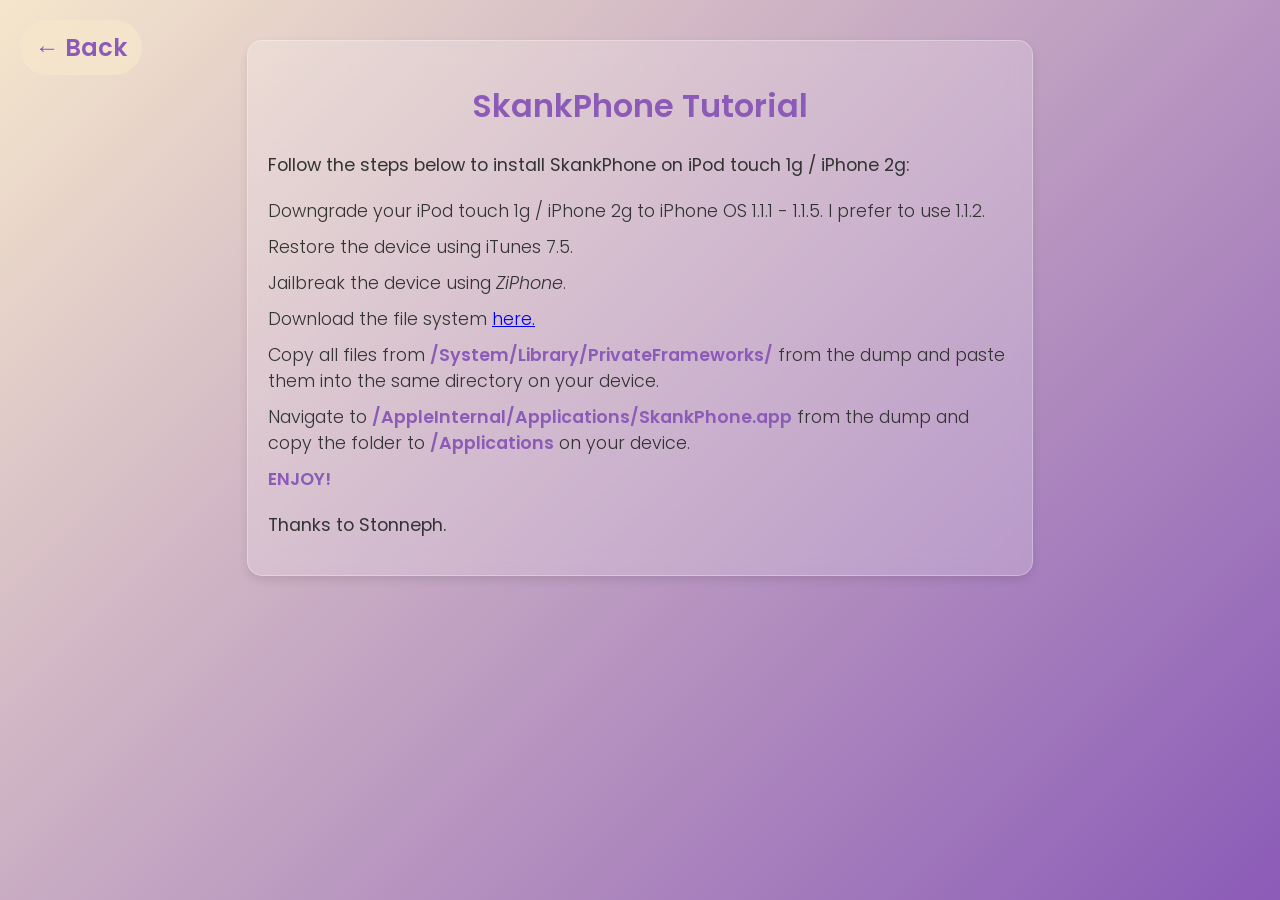
<file: Views/SkankPhone.html>
<!DOCTYPE html>
<html lang="en">
<head>
    <meta charset="UTF-8">
    <meta name="viewport" content="width=device-width, initial-scale=1.0">
    <title>SkankPhone Tutorial</title>
    
    <link href="https://fonts.googleapis.com/css2?family=Poppins:wght@300;400;600&display=swap" rel="stylesheet">
    <link rel="icon" href="favicon.ico" type="image/x-icon">

    <style>
body {
    font-family: 'Poppins', sans-serif;
    overflow-y: auto;
    overflow-x: hidden;
    margin: 0;
    padding: 0;
    width: 100vw;
}

.skankphone-body {
    min-height: 100vh;
    display: flex;
    justify-content: flex-start;
    align-items: center;
    background: linear-gradient(135deg, #f5e6cc, #8b5bb7);
    flex-direction: column;
    padding: 20px;
    box-sizing: border-box;
}


.skankphone-content {
    text-align: left;
    background: rgba(255, 255, 255, 0.2);
    padding: 20px;
    border-radius: 15px;
    box-shadow: 0 4px 10px rgba(0, 0, 0, 0.1);
    margin-top: 20px;
    backdrop-filter: blur(10px);
    border: 1px solid rgba(255, 255, 255, 0.3);
    width: 60%;
    opacity: 0;
    transform: translateY(20px);
    animation: fadeInUp 1.5s ease forwards;
}

.skankphone-back-arrow {
    position: absolute;
    top: 20px;
    left: 20px;
    font-size: 24px;
    color: #8b5bb7;
    text-decoration: none;
    font-weight: 600;
    background-color: rgba(245, 230, 204, 0.8);
    padding: 10px 15px;
    border-radius: 50px;
    transition: background-color 0.3s ease, color 0.3s ease;
}

.skankphone-back-arrow:hover {
    background-color: #8b5bb7;
    color: #f5e6cc;
}

.warning {
    color: #d9534f;
    font-weight: 600;
    margin: 15px 0;
}

@keyframes fadeInUp {
    0% {
        opacity: 0;
        transform: translateY(20px);
    }
    100% {
        opacity: 1;
        transform: translateY(0);
    }
}

.skankphone-content h1 {
    color: #8b5bb7;
    text-align: center;
    font-weight: 600;
}

.guide-list {
    margin: 20px 0;
    color: #333;
    font-size: 1.1rem;
    font-weight: 300;
}

.guide-list li {
    margin-bottom: 10px;
}

.guide-list strong {
    font-weight: 600;
    color: #8b5bb7;
}
html {
    overflow-y: auto !important;
    min-height: 100vh;
    min-height: 100dvh;
    height: auto !important;
    background: linear-gradient(135deg, #f5e6cc, #8b5bb7) fixed !important;
}

body {
    font-family: 'Poppins', sans-serif;
    min-height: 100vh;
    min-height: 100dvh;
    height: auto !important;
    display: flex;
    justify-content: flex-start;
    align-items: center;
    flex-direction: column;
    padding: 20px 20px 140px 20px !important;
    box-sizing: border-box;
    overflow-x: hidden;
    -webkit-overflow-scrolling: touch;
    position: relative; 
    background: transparent !important;
    margin: 0;
}

.skankphone-back-arrow {
    position: absolute;
    top: 20px;
    left: 20px;
    font-size: 24px;
    color: #8b5bb7;
    text-decoration: none;
    font-weight: 600;
    background-color: rgba(245, 230, 204, 0.8);
    padding: 10px 15px;
    border-radius: 50px;
    transition: background-color 0.3s ease, color 0.3s ease;
    z-index: 9999;
}

.skankphone-back-arrow:hover {
    background-color: #8b5bb7;
    color: #f5e6cc;
}

.skankphone-content {
    background: rgba(255, 255, 255, 0.2) !important;
    padding: 20px;
    border-radius: 15px;
    box-shadow: 0 4px 10px rgba(0, 0, 0, 0.1);
    margin-top: 20px;
    backdrop-filter: blur(10px) !important;
    -webkit-backdrop-filter: blur(10px) !important;
    border: 1px solid rgba(255, 255, 255, 0.3);
    width: 60%;
    opacity: 0;
    animation: skankphone-fadeInUp 1.5s ease forwards;
    display: block !important;
    overflow: visible !important;
    position: relative !important;
    -webkit-transform: translate3d(0,0,0) !important;
    transform: translate3d(0,0,0) !important;
}

@keyframes skankphone-fadeInUp {
    0% { 
        opacity: 0; 
        transform: translateY(20px); 
    }
    100% { 
        opacity: 1; 
        transform: translateY(0); 
    }
}

h1 {
    text-align: center;
    color: #8b5bb7;
    font-weight: 600;
}

p {
    color: #333;
    font-size: 1.1rem;
    font-weight: 400; 
}

ol, ol.guide-list, ul {
    list-style-type: none !important;
    padding-left: 0 !important;
    margin: 20px 0;
}

li {
    margin-bottom: 10px;
    color: #333;
    font-size: 1.1rem;
    font-weight: 300;
}

strong {
    font-weight: 600;
    color: #8b5bb7;
}

.link {
    color: #8b5bb7;
    text-decoration: none;
    font-weight: 600;
}

.link:hover {
    text-decoration: underline;
}

.warning {
    color: #ff5f56 !important;
    background: rgba(255, 95, 86, 0.08) !important;
    border-left: 4px solid #ff5f56 !important;
    padding: 12px 16px !important;
    border-radius: 8px;
    margin: 20px 0 !important;
    font-size: 1rem;
    font-weight: 400;
    line-height: 1.5;
}

.warning strong {
    color: #ff5f56 !important;
    font-weight: 600 !important;
}

@media screen and (max-width: 1024px) {
    body {
        padding: 20px 10px 140px 10px !important; 
    }
    .skankphone-content {
        width: 90% !important;
        padding: 15px;
        margin-top: 20px !important;
    }
    
    @media (orientation: portrait) {
        .skankphone-back-arrow {
            position: static !important;
            align-self: center !important;
            margin-bottom: 20px !important;
            font-size: 18px !important;
            padding: 8px 20px !important;
            display: inline-block !important;
        }
        .skankphone-content {
            margin-top: 20px !important;
        }
    }

    @media (orientation: landscape) {
        .skankphone-back-arrow {
            position: absolute !important;
            top: 20px !important;
            left: 20px !important;
            font-size: 24px !important;
            padding: 10px 15px !important;
        }
        .skankphone-content {
            margin-top: 80px !important;
            margin-bottom: 40px !important;
        }
    }
    
    ol, ol.guide-list, ul, p, li {
        font-size: 0.95rem;
    }
    h1 {
        font-size: 1.3rem;
    }
}

@media screen and (max-width: 480px) {
    body {
        width: 100vw !important;
        overflow-x: hidden !important;
        padding: 20px 10px 120px 10px !important;
    }

    .skankphone-content {
        width: 90% !important;
        padding: 15px !important;
        margin-top: 20px !important;
    }

    .skankphone-back-arrow {
        position: static !important;
        display: inline-block !important;
        align-self: center !important;
        margin-bottom: 20px !important;
        font-size: 18px !important;
        padding: 8px 20px !important;
    }

    ol, ol.guide-list, ul, p, li {
        font-size: 0.95rem !important;
    }

    h1 {
        font-size: 1.3rem !important;
    }
}


    </style>
</head>
<body class="skankphone-body">

    <a href="/index.html" class="skankphone-back-arrow">&larr; Back</a> 
	
    </div>

    <div class="skankphone-content">
        <h1>SkankPhone Tutorial</h1>

        <p>Follow the steps below to install SkankPhone on iPod touch 1g / iPhone 2g:</p>

        <ol class="guide-list">
            <li> Downgrade your iPod touch 1g / iPhone 2g to iPhone OS 1.1.1 - 1.1.5. I prefer to use 1.1.2.</li>
            <li> Restore the device using iTunes 7.5.</li>
            <li> Jailbreak the device using <em>ZiPhone</em>.</li>
            <li> Download the file system <a href="https://mega.nz/file/zA1kQBrD#8R1W4CIOs0b2KGVfCYFKpijXRZJzCkeVowsSJpdy4n4" target="_blank">here.</a></li>
            <li> Copy all files from <strong>/System/Library/PrivateFrameworks/</strong> from the dump and paste them into the same directory on your device.</li>
            <li> Navigate to <strong>/AppleInternal/Applications/SkankPhone.app</strong> from the dump and copy the folder to <strong>/Applications</strong> on your device.</li>
			<li> <strong>ENJOY!</strong> </li>
			
        </ol>
		 <p>Thanks to Stonneph. </p>
    </div>

</body>
</html>
</file>
<file: styles.css>
@import url('https://fonts.cdnfonts.com/css/sf-pro-display');

* {
    margin: 0;
    padding: 0;
    box-sizing: border-box;
}

html, body {
    height: 100%;
    margin: 0;
    padding: 0;
}

html {
    background: linear-gradient(135deg, #f5e6cc, #8b5bb7);
    background-repeat: no-repeat;
    background-size: cover;
    background-attachment: fixed;
}

body {
    font-family: 'SF Pro Display', Arial, sans-serif;
    display: flex;
    justify-content: center;
    align-items: flex-start;
    min-height: 100vh;
    padding: 40px 0;
    margin: 0 auto;
}


.fade-in {
    opacity: 0;
    transform: translateY(30px);
    animation: fadeIn 1.5s forwards;
    animation-delay: 0.5s;
}

.container {
    text-align: center;
    width: 90%;
    margin: 0 auto;
}

.hstack {
    display: flex;
    justify-content: space-between;
    gap: 20px;
    margin-bottom: 30px;
}

.vstack {
    display: flex;
    flex-direction: column;
    gap: 15px;
    width: 100%;
}

.column-container {
    display: grid;
    grid-template-columns: repeat(auto-fit, minmax(300px, 1fr));
    gap: 20px;
    width: 90%;
    margin: 0 auto;
}

.column {
    display: flex;
    flex-direction: column;
    align-items: center;
    justify-content: flex-start;
}

.column h2 {
    color: #4a4a4a;
    font-size: 1.5rem;
    margin-bottom: 20px;
    text-align: center;
}

h1 {
    color: #8b5bb7;
    font-size: 2.5rem;
    margin-bottom: 40px;
    text-align: center;
}

.button {
    display: flex;
    flex-direction: column;
    justify-content: space-between;
    align-items: flex-start;
    text-decoration: none;
    font-weight: bold;
    font-size: 1.5rem;
    padding: 20px;
    border-radius: 15px;
    color: #8B5BB7;
    background: rgba(255, 255, 255, 0.2);
    border: 1px solid rgba(0, 0, 0, 0.1);
    box-shadow: 0 4px 10px rgba(0, 0, 0, 0.1);
    width: 100%;
    height: 180px;
    text-align: left;
    position: relative;
    transition: transform 0.3s ease, box-shadow 0.3s ease, background-color 0.3s ease;
}

.button:hover {
    transform: translateY(-5px);
    box-shadow: 0 8px 20px rgba(0, 0, 0, 0.2);
}

.button:active {
    transform: translateY(2px);
    box-shadow: 0 4px 10px rgba(0, 0, 0, 0.1);
    background: #e0e0e0;
}

.button span {
    font-size: 1rem;
    font-weight: normal;
    color: #555;
}

.button::after {
    content: "➜";
    font-size: 1.5rem;
    position: absolute;
    bottom: 15px;
    right: 20px;
    color: #8b5bb7;
    transition: transform 0.3s ease;
}

.button:hover::after {
    transform: translateX(5px);
}

.modal {
    display: none;
    position: fixed;
    z-index: 1;
    left: 0;
    top: 0;
    width: 100%;
    height: 100%;
    background-color: rgba(0, 0, 0, 0.5);
}

.modal-content {
    background-color: #8b5bb7;
    margin: 15% auto;
    padding: 20px;
    border-radius: 20px;
    width: 30%;
    text-align: center;
    font-size: 1.5rem;
    box-shadow: 0px 4px 10px rgba(0, 0, 0, 0.2);
    border: 2px solid #8b5bb7;
    position: relative;
    opacity: 0;
    transform: scale(0.8);
    transition: opacity 0.1s ease, transform 0.1s ease;
}

.modal.show .modal-content {
    opacity: 1;
    transform: scale(1);
}

.modal.hide .modal-content {
    opacity: 0;
    transform: scale(0.8);
    transition: opacity 0.1s ease, transform 0.1s ease;
}

.close {
    color: #8b5bb7;
    font-size: 36px;
    font-weight: bold;
    cursor: pointer;
    position: absolute;
    top: -10px;
    right: 10px;
    transition: color 0.1s ease;
}

.close:hover,
.close:focus {
    color: black;
    text-decoration: none;
}

.telegram-buttons {
    position: fixed;
    bottom: 15px;
    right: 15px;
    display: flex;
    flex-direction: column;
    gap: 10px;
}

.telegram-button {
    display: flex;
    align-items: center;
    justify-content: center;
    width: 200px;
    height: 50px;
    background-color: #0088cc;
    color: white;
    text-decoration: none;
    border-radius: 10px;
    transition: background-color 0.3s ease, transform 0.2s ease;
    padding: 10px;
}

.telegram-button i {
    margin-right: 10px;
    font-size: 1.5rem;
}

.telegram-button span {
    font-size: 0.9rem;
    font-weight: bold;
}

.telegram-button:hover {
    background-color: #0077b3;
}

@keyframes fadeIn {
    to {
        opacity: 1;
        transform: translateY(0);
    }
}

@media (max-width: 768px) {
    body {
        flex-direction: column;
        height: auto;
        overflow: auto;
    }

    .column-container {
        flex-direction: column;
        width: 100%;
        align-items: center;
    }

    .column {
        width: 90%;
        margin-bottom: 20px;
    }

    h1 {
        font-size: 2.5rem;
    }

    .button {
        width: 100%;
        font-size: 1rem;
    }

    .telegram-buttons {
        position: static;
        margin: 0 auto;
        display: flex;
        flex-direction: column;
        align-items: center;
    }

    .telegram-button {
        width: 100%;
        font-size: 1rem;
    }
}

@media screen and (max-width: 1024px) and (orientation: landscape) and (pointer: coarse) {
    body {
        flex-direction: column;
        justify-content: flex-start;
        height: 100vh;
        padding: 10px;
    }

    h1 {
        font-size: 2.5rem;
        margin-bottom: 10px;
    }

    .column-container {
        flex-direction: row;
        justify-content: space-around;
        width: 100%;
        padding: 0;
        gap: 15px;
    }

    .column h2 {
        font-size: 0.9rem;
        margin-bottom: 5px;
    }

    .column {
        width: 30%;
        margin-bottom: 10px;
    }

    .button {
        font-size: 0.85rem;
        padding: 10px 20px;
        width: 85%;
    }

    .telegram-buttons {
        position: static;
        margin: 0 auto;
        display: flex;
        flex-direction: column;
        align-items: center;
    }

    .telegram-button {
        font-size: 0.75rem;
        padding: 6px 15px;
        width: auto;
    }
}

@media screen and (min-width: 768px) and (max-width: 1024px) and (orientation: portrait) {
    body {
        padding: 10px 20px;
    }

    .column-container {
        margin: 0 auto;
        padding-left: 10%;
        padding-right: 10%;
    }

    .column {
        width: 80%;
        margin: 0 auto;
    }

    h1 {
        text-align: center;
        margin-bottom: 10px;
    }

    h2 {
        text-align: center;
        margin-bottom: 5px;
    }

    .button {
        margin: 5px auto;
    }

    .telegram-buttons {
        position: static;
        margin: 0 auto;
        display: flex;
        flex-direction: column;
        align-items: center;
    }

    .telegram-button {
        margin: 5px 0;
    }
}
</file>
